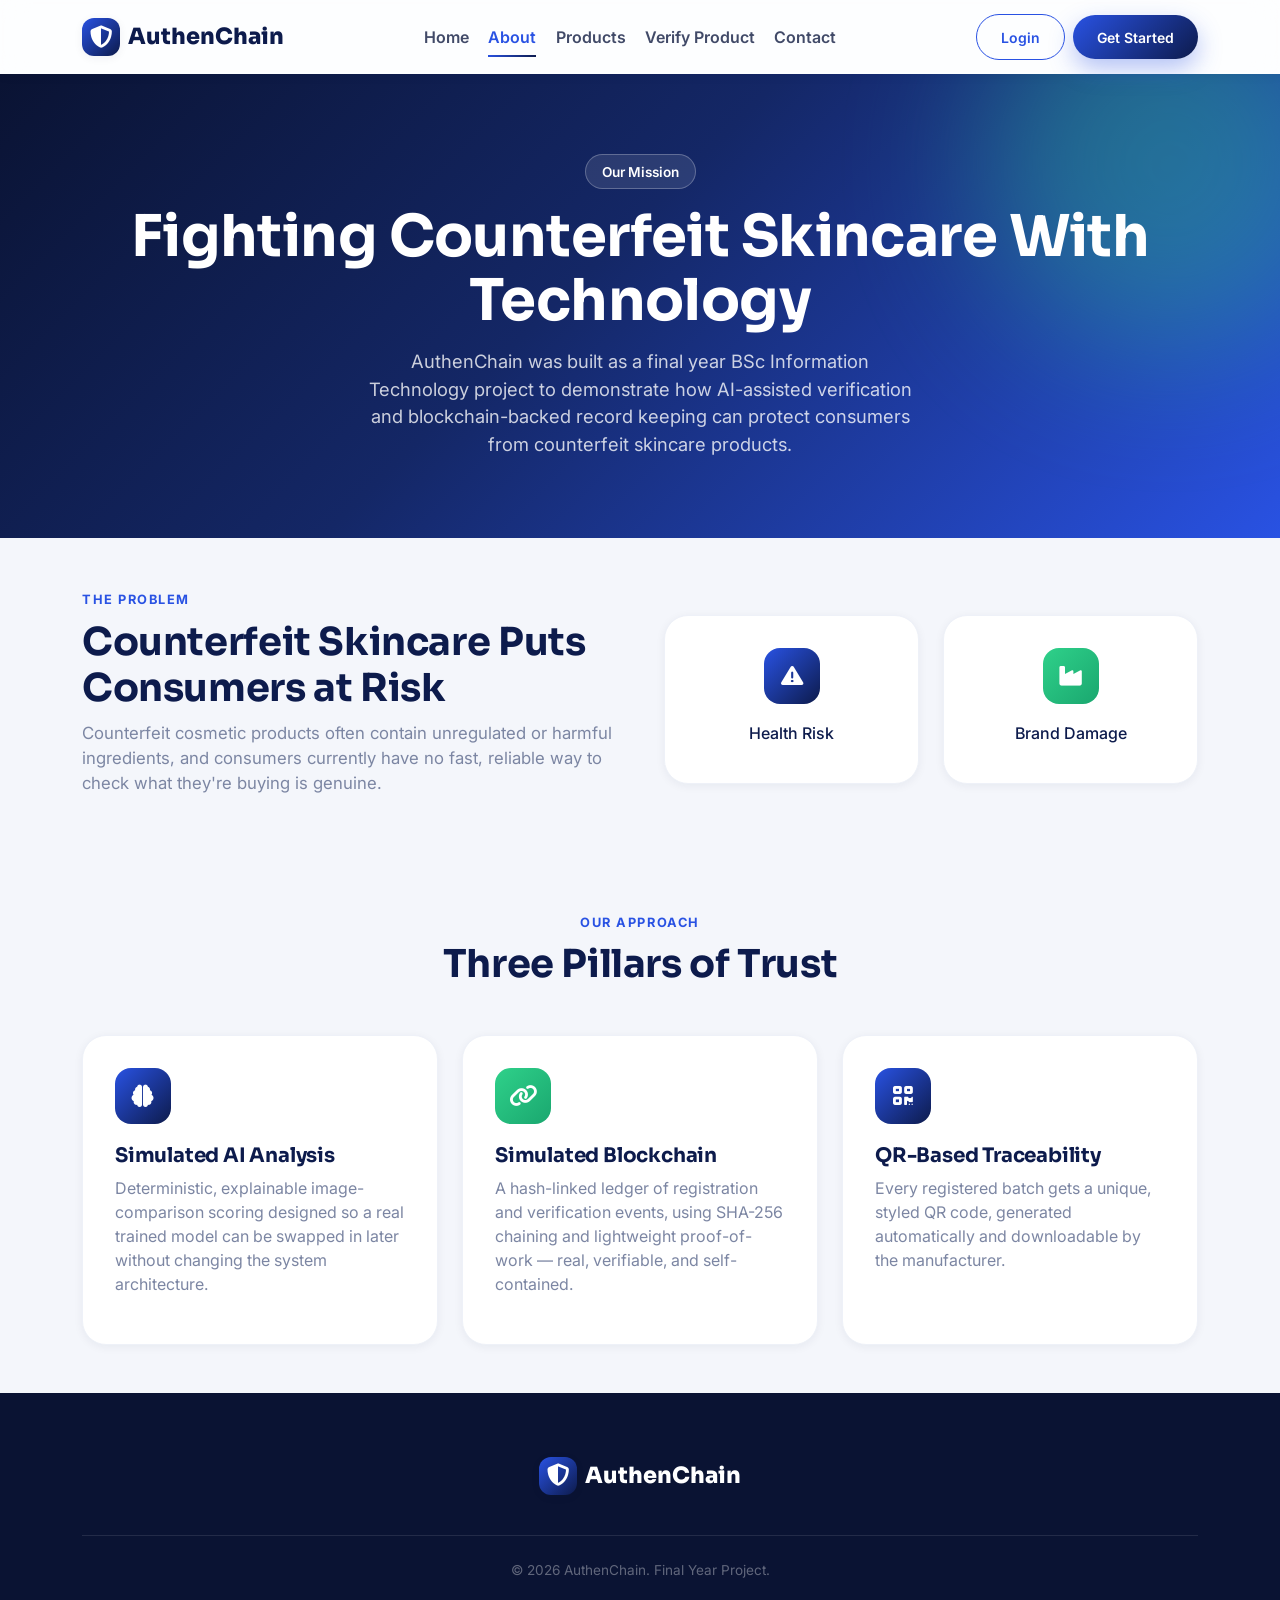
<file: frontend/about.html>
<!DOCTYPE html>
<html lang="en">
<head>
<meta charset="UTF-8">
<meta name="viewport" content="width=device-width, initial-scale=1.0">
<title>About — AuthenChain</title>
<link href="https://fonts.googleapis.com/css2?family=Sora:wght@600;700;800&family=Inter:wght@400;500;600;700&display=swap" rel="stylesheet">
<link href="https://cdnjs.cloudflare.com/ajax/libs/bootstrap/5.3.3/css/bootstrap.min.css" rel="stylesheet">
<link href="https://cdnjs.cloudflare.com/ajax/libs/font-awesome/6.5.2/css/all.min.css" rel="stylesheet">
<link href="css/style.css" rel="stylesheet">
<link href="css/animations.css" rel="stylesheet">
<link href="css/responsive.css" rel="stylesheet">
</head>
<body>

<nav class="navbar navbar-expand-lg navbar-glass">
  <div class="container">
    <a class="brand-logo" href="index.html"><span class="icon-badge"><i class="fa-solid fa-shield-halved"></i></span>AuthenChain</a>
    <button class="navbar-toggler border-0" type="button" data-bs-toggle="collapse" data-bs-target="#navMain"><i class="fa-solid fa-bars"></i></button>
    <div class="collapse navbar-collapse" id="navMain">
      <ul class="navbar-nav mx-auto">
        <li class="nav-item"><a class="nav-link nav-link-custom" href="index.html">Home</a></li>
        <li class="nav-item"><a class="nav-link nav-link-custom active" href="about.html">About</a></li>
        <li class="nav-item"><a class="nav-link nav-link-custom" href="products.html">Products</a></li>
        <li class="nav-item"><a class="nav-link nav-link-custom" href="verify.html">Verify Product</a></li>
        <li class="nav-item"><a class="nav-link nav-link-custom" href="contact.html">Contact</a></li>
      </ul>
      <div class="d-flex align-items-center" id="navAuthArea"></div>
    </div>
  </div>
</nav>

<section class="hero-section" style="padding:5rem 0 4rem;">
  <div class="blob blob-1"></div>
  <div class="container position-relative text-center">
    <span class="hero-badge">Our Mission</span>
    <h1 class="hero-title mt-3">Fighting Counterfeit Skincare With Technology</h1>
    <p class="hero-sub mx-auto mt-3">AuthenChain was built as a final year BSc Information Technology project to demonstrate how AI-assisted verification and blockchain-backed record keeping can protect consumers from counterfeit skincare products.</p>
  </div>
</section>

<section class="py-5" style="padding-top:5rem;">
  <div class="container">
    <div class="row g-5 align-items-center">
      <div class="col-lg-6">
        <span class="section-eyebrow">The Problem</span>
        <h2 class="section-title">Counterfeit Skincare Puts Consumers at Risk</h2>
        <p class="section-sub">Counterfeit cosmetic products often contain unregulated or harmful ingredients, and consumers currently have no fast, reliable way to check what they're buying is genuine.</p>
      </div>
      <div class="col-lg-6">
        <div class="row g-4">
          <div class="col-6">
            <div class="feature-card text-center">
              <div class="feature-icon mx-auto"><i class="fa-solid fa-triangle-exclamation"></i></div>
              <h6 class="mt-2">Health Risk</h6>
            </div>
          </div>
          <div class="col-6">
            <div class="feature-card text-center">
              <div class="feature-icon green mx-auto"><i class="fa-solid fa-industry"></i></div>
              <h6 class="mt-2">Brand Damage</h6>
            </div>
          </div>
        </div>
      </div>
    </div>
  </div>
</section>

<section class="py-5 bg-light-gray" style="padding-top:5rem;padding-bottom:5rem;">
  <div class="container">
    <div class="text-center mb-5">
      <span class="section-eyebrow">Our Approach</span>
      <h2 class="section-title">Three Pillars of Trust</h2>
    </div>
    <div class="row g-4">
      <div class="col-md-4">
        <div class="feature-card h-100">
          <div class="feature-icon"><i class="fa-solid fa-brain"></i></div>
          <h5>Simulated AI Analysis</h5>
          <p class="text-muted-soft">Deterministic, explainable image-comparison scoring designed so a real trained model can be swapped in later without changing the system architecture.</p>
        </div>
      </div>
      <div class="col-md-4">
        <div class="feature-card h-100">
          <div class="feature-icon green"><i class="fa-solid fa-link"></i></div>
          <h5>Simulated Blockchain</h5>
          <p class="text-muted-soft">A hash-linked ledger of registration and verification events, using SHA-256 chaining and lightweight proof-of-work — real, verifiable, and self-contained.</p>
        </div>
      </div>
      <div class="col-md-4">
        <div class="feature-card h-100">
          <div class="feature-icon"><i class="fa-solid fa-qrcode"></i></div>
          <h5>QR-Based Traceability</h5>
          <p class="text-muted-soft">Every registered batch gets a unique, styled QR code, generated automatically and downloadable by the manufacturer.</p>
        </div>
      </div>
    </div>
  </div>
</section>

<footer class="site-footer">
  <div class="container text-center">
    <a class="brand-logo text-white mb-3 d-inline-flex justify-content-center" href="index.html"><span class="icon-badge"><i class="fa-solid fa-shield-halved"></i></span> AuthenChain</a>
    <div class="divider-glow my-4" style="background:rgba(255,255,255,0.1);"></div>
    <div style="opacity:0.5;font-size:0.85rem;">&copy; 2026 AuthenChain. Final Year Project.</div>
  </div>
</footer>

<script src="https://cdnjs.cloudflare.com/ajax/libs/bootstrap/5.3.3/js/bootstrap.bundle.min.js"></script>
<script src="js/app.js"></script>
</body>
</html>
</file>
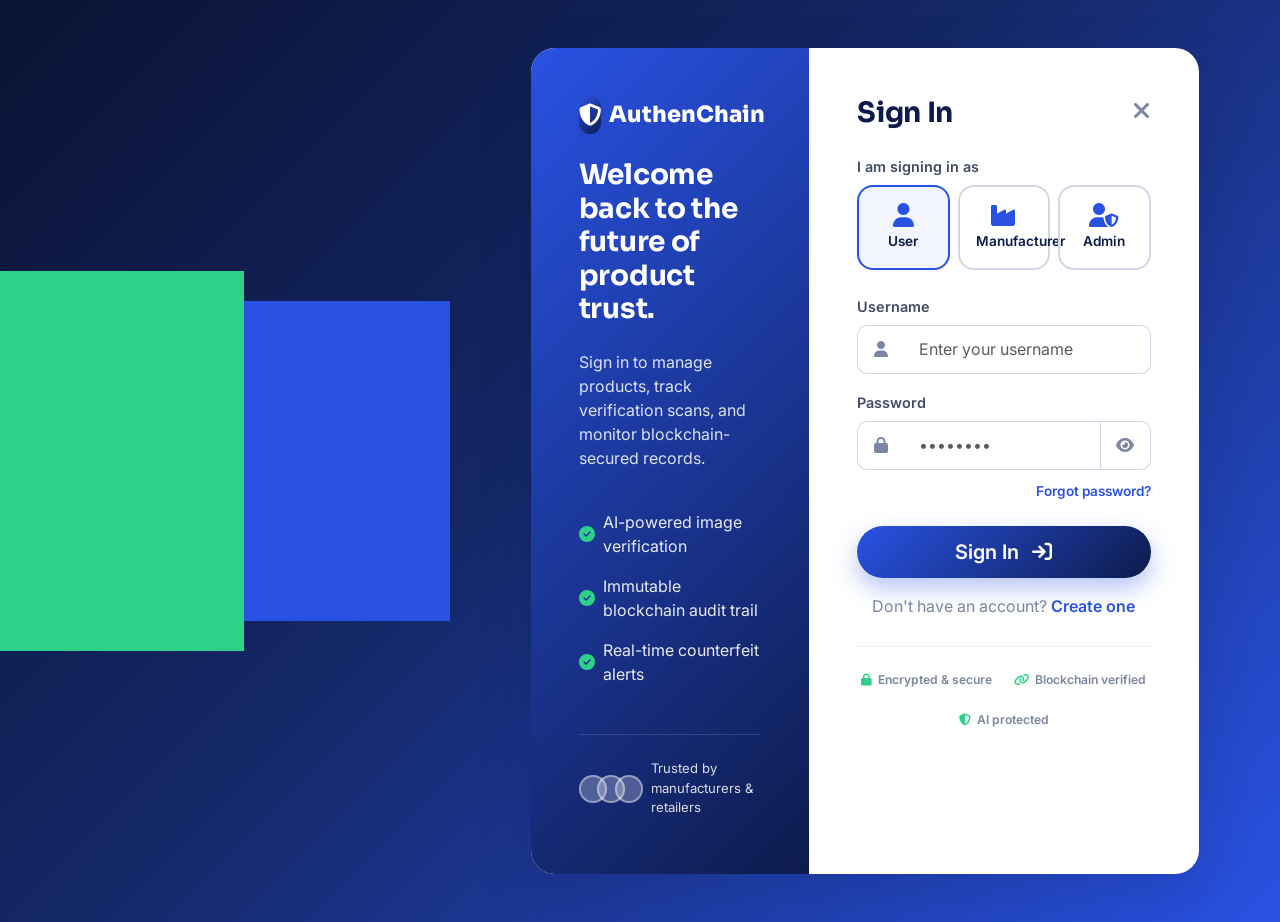
<file: frontend/consumer-dashboard.html>
<!DOCTYPE html>
<html lang="en">
<head>
<meta charset="UTF-8">
<meta name="viewport" content="width=device-width, initial-scale=1.0">
<title>My Dashboard — AuthenChain</title>
<link href="https://fonts.googleapis.com/css2?family=Sora:wght@600;700;800&family=Inter:wght@400;500;600;700&display=swap" rel="stylesheet">
<link href="https://cdnjs.cloudflare.com/ajax/libs/bootstrap/5.3.3/css/bootstrap.min.css" rel="stylesheet">
<link href="https://cdnjs.cloudflare.com/ajax/libs/font-awesome/6.5.2/css/all.min.css" rel="stylesheet">
<link href="css/style.css" rel="stylesheet">
<link href="css/dashboard.css" rel="stylesheet">
<link href="css/animations.css" rel="stylesheet">
<link href="css/responsive.css" rel="stylesheet">
</head>
<body>

<div class="dash-layout">

  <aside class="dash-sidebar" id="dashSidebar">
    <a class="brand-logo" href="index.html"><span class="icon-badge"><i class="fa-solid fa-shield-halved"></i></span>AuthenChain</a>
    <nav class="sidebar-nav">
      <div class="sidebar-section-label">Main</div>
      <a class="sidebar-link" href="consumer-dashboard.html"><i class="fa-solid fa-gauge-high"></i>Overview</a>
      <a class="sidebar-link" href="verify.html"><i class="fa-solid fa-qrcode"></i>Verify a Product</a>
      <div class="sidebar-section-label">Account</div>
      <a class="sidebar-link" href="profile.html"><i class="fa-solid fa-user"></i>Profile</a>
    </nav>
    <div class="sidebar-footer">
      <div class="d-flex align-items-center gap-2 mb-3 px-1">
        <div id="sidebarUserAvatar" style="width:38px;height:38px;border-radius:10px;background:var(--grad-green);display:flex;align-items:center;justify-content:center;font-weight:700;">C</div>
        <div>
          <div id="sidebarUserName" style="font-size:0.88rem;font-weight:700;">User</div>
          <div id="sidebarUserRole" style="font-size:0.75rem;opacity:0.6;">User</div>
        </div>
      </div>
      <a href="#" class="sidebar-link logout-btn"><i class="fa-solid fa-right-from-bracket"></i>Logout</a>
    </div>
  </aside>
  <div class="sidebar-overlay" id="sidebarOverlay"></div>

  <main class="dash-main">
    <header class="dash-topbar">
      <div class="d-flex align-items-center gap-3">
        <button class="btn sidebar-toggle-btn" id="sidebarToggle"><i class="fa-solid fa-bars"></i></button>
        <div>
          <h5 class="mb-0">My Verification Activity</h5>
          <small class="text-muted-soft">Track every product you've checked with AuthenChain</small>
        </div>
      </div>
      <div class="d-flex align-items-center gap-3">
        <div class="dropdown">
          <div class="notif-bell" id="notifBell" data-bs-toggle="dropdown">
            <i class="fa-solid fa-bell fs-5 text-muted-soft"></i>
            <span class="notif-dot" id="notifDot" style="display:none;"></span>
          </div>
          <div class="dropdown-menu dropdown-menu-end shadow-lg border-0" style="width:320px;border-radius:16px;" id="notifList"></div>
        </div>
        <a href="verify.html" class="btn btn-primary-gradient btn-sm"><i class="fa-solid fa-qrcode me-1"></i>Verify a Product</a>
      </div>
    </header>

    <div class="dash-content">

      <div class="row g-3 mb-4" id="consumerStatsGrid">
        <div class="col-12 text-center py-4"><div class="spinner-border text-royal"></div></div>
      </div>

      <div class="glass-card p-4 mb-4" style="background:var(--grad-hero);color:white;">
        <div class="row align-items-center g-3">
          <div class="col-md-8">
            <h4 class="text-white mb-2"><i class="fa-solid fa-shield-halved text-green me-2"></i>Stay protected</h4>
            <p class="mb-0" style="opacity:0.85;">Always verify new skincare products before use. Scanning takes seconds and helps you avoid counterfeit ingredients that could harm your skin.</p>
          </div>
          <div class="col-md-4 text-md-end">
            <a href="verify.html" class="btn btn-green-gradient btn-lg">Verify Now <i class="fa-solid fa-arrow-right ms-2"></i></a>
          </div>
        </div>
      </div>

      <div class="panel mb-4" id="favorites">
        <div class="panel-title mb-3"><i class="fa-solid fa-heart me-2 text-royal"></i>My Favorites</div>
        <div class="row g-4" id="favoritesGrid">
          <div class="col-12 text-center py-3"><div class="spinner-border text-royal"></div></div>
        </div>
      </div>

      <div class="panel">
        <div class="panel-title mb-3">Verification History</div>
        <div class="table-responsive">
          <table class="table-modern w-100">
            <thead><tr><th>Product</th><th>Method</th><th>Result</th><th>Risk</th><th>Confidence</th><th>Date</th></tr></thead>
            <tbody id="consumerHistoryBody"><tr><td colspan="6" class="text-center py-4"><div class="spinner-border text-royal"></div></td></tr></tbody>
          </table>
        </div>
      </div>

    </div>
  </main>
</div>

<script src="https://cdnjs.cloudflare.com/ajax/libs/bootstrap/5.3.3/js/bootstrap.bundle.min.js"></script>
<script src="js/app.js"></script>
<script src="js/dashboard.js"></script>
<script>
  document.addEventListener('DOMContentLoaded', () => { Auth.requireRole(['consumer']); });
</script>
</body>
</html>
</file>
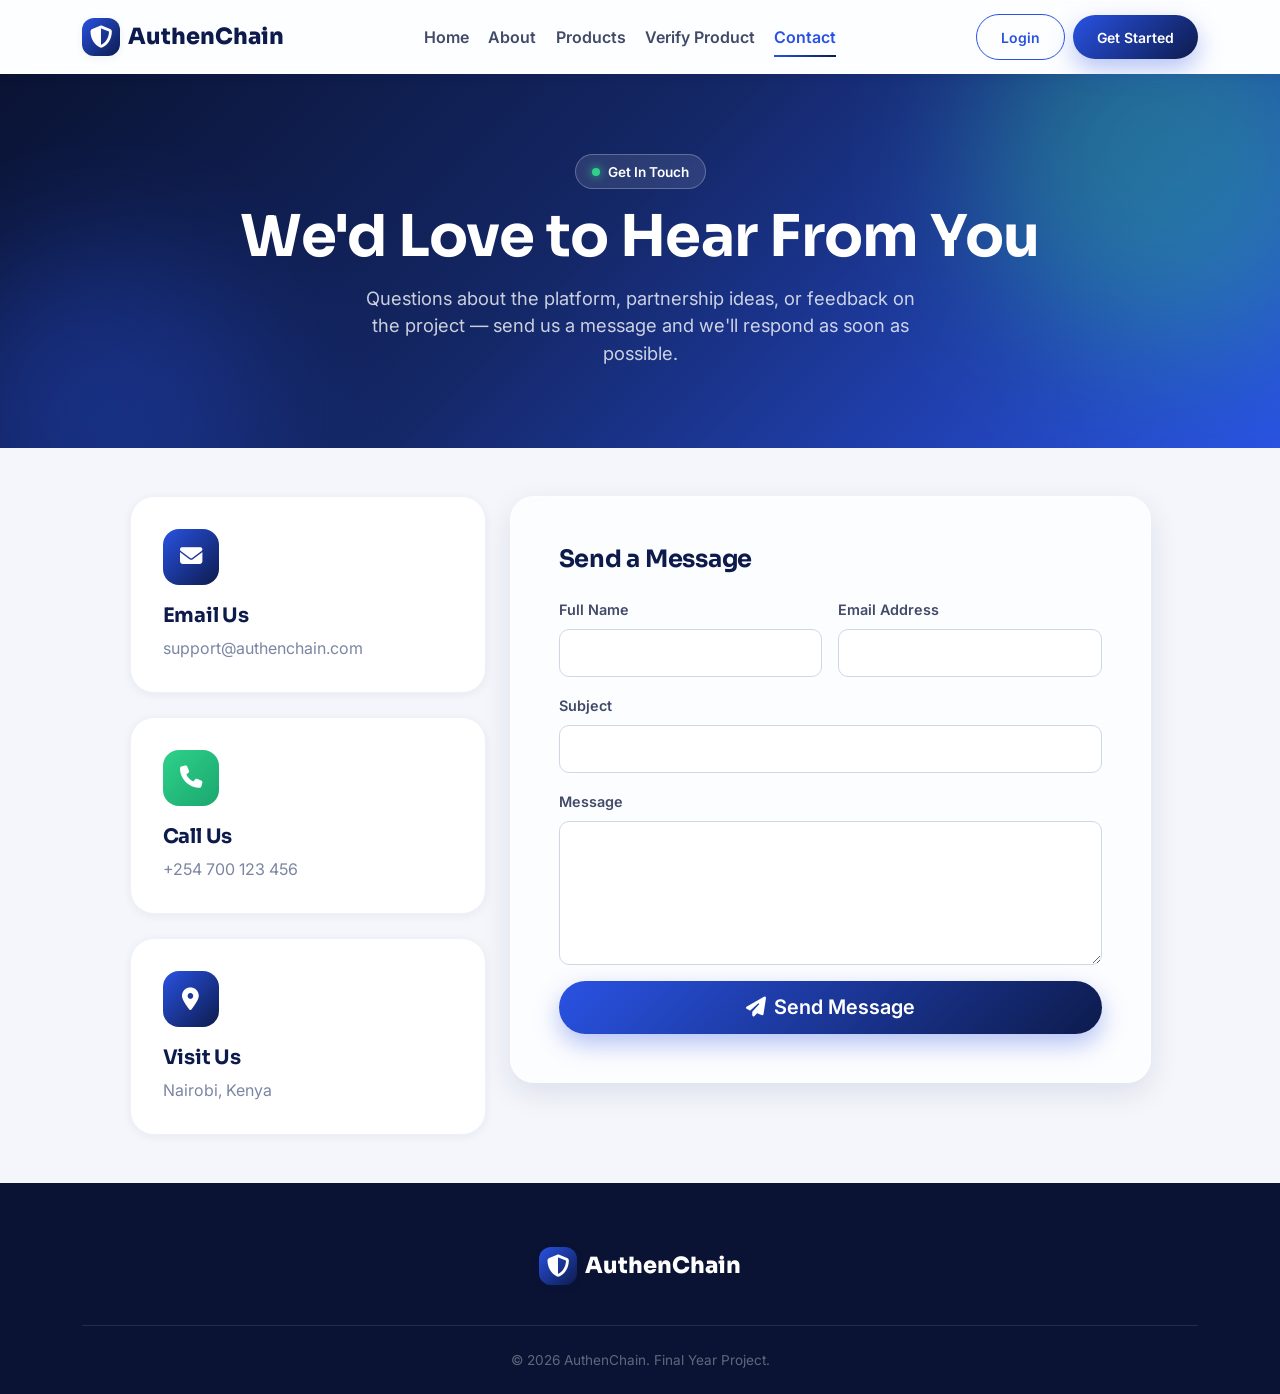
<file: frontend/contact.html>
<!DOCTYPE html>
<html lang="en">
<head>
<meta charset="UTF-8">
<meta name="viewport" content="width=device-width, initial-scale=1.0">
<title>Contact — AuthenChain</title>
<link href="https://fonts.googleapis.com/css2?family=Sora:wght@600;700;800&family=Inter:wght@400;500;600;700&display=swap" rel="stylesheet">
<link href="https://cdnjs.cloudflare.com/ajax/libs/bootstrap/5.3.3/css/bootstrap.min.css" rel="stylesheet">
<link href="https://cdnjs.cloudflare.com/ajax/libs/font-awesome/6.5.2/css/all.min.css" rel="stylesheet">
<link href="css/style.css" rel="stylesheet">
<link href="css/animations.css" rel="stylesheet">
<link href="css/responsive.css" rel="stylesheet">
</head>
<body>

<nav class="navbar navbar-expand-lg navbar-glass">
  <div class="container">
    <a class="brand-logo" href="index.html"><span class="icon-badge"><i class="fa-solid fa-shield-halved"></i></span>AuthenChain</a>
    <button class="navbar-toggler border-0" type="button" data-bs-toggle="collapse" data-bs-target="#navMain"><i class="fa-solid fa-bars"></i></button>
    <div class="collapse navbar-collapse" id="navMain">
      <ul class="navbar-nav mx-auto">
        <li class="nav-item"><a class="nav-link nav-link-custom" href="index.html">Home</a></li>
        <li class="nav-item"><a class="nav-link nav-link-custom" href="about.html">About</a></li>
        <li class="nav-item"><a class="nav-link nav-link-custom" href="products.html">Products</a></li>
        <li class="nav-item"><a class="nav-link nav-link-custom" href="verify.html">Verify Product</a></li>
        <li class="nav-item"><a class="nav-link nav-link-custom active" href="contact.html">Contact</a></li>
      </ul>
      <div class="d-flex align-items-center" id="navAuthArea"></div>
    </div>
  </div>
</nav>

<section class="hero-section" style="padding:5rem 0 4rem;">
  <div class="blob blob-1"></div>
  <div class="blob blob-2"></div>
  <div class="container position-relative text-center">
    <span class="hero-badge"><span class="dot pulse-dot"></span> Get In Touch</span>
    <h1 class="hero-title mt-3">We'd Love to Hear From You</h1>
    <p class="hero-sub mx-auto mt-3">Questions about the platform, partnership ideas, or feedback on the project — send us a message and we'll respond as soon as possible.</p>
  </div>
</section>

<section class="py-5" style="padding-top:5rem;padding-bottom:5rem;">
  <div class="container">
    <div class="row g-4 justify-content-center">
      <div class="col-lg-4">
        <div class="d-flex flex-column gap-4">
          <div class="feature-card reveal-on-scroll">
            <div class="feature-icon"><i class="fa-solid fa-envelope"></i></div>
            <h5>Email Us</h5>
            <p class="text-muted-soft mb-0">support@authenchain.com</p>
          </div>
          <div class="feature-card reveal-on-scroll">
            <div class="feature-icon green"><i class="fa-solid fa-phone"></i></div>
            <h5>Call Us</h5>
            <p class="text-muted-soft mb-0">+254 700 123 456</p>
          </div>
          <div class="feature-card reveal-on-scroll">
            <div class="feature-icon"><i class="fa-solid fa-location-dot"></i></div>
            <h5>Visit Us</h5>
            <p class="text-muted-soft mb-0">Nairobi, Kenya</p>
          </div>
        </div>
      </div>
      <div class="col-lg-7">
        <div class="glass-card p-4 p-lg-5 reveal-on-scroll">
          <h4 class="mb-4">Send a Message</h4>
          <form id="contactForm">
            <div class="row g-3">
              <div class="col-md-6">
                <label class="form-label">Full Name</label>
                <input type="text" class="form-control" id="contactName" required>
              </div>
              <div class="col-md-6">
                <label class="form-label">Email Address</label>
                <input type="email" class="form-control" id="contactEmail" required>
              </div>
              <div class="col-12">
                <label class="form-label">Subject</label>
                <input type="text" class="form-control" id="contactSubject" required>
              </div>
              <div class="col-12">
                <label class="form-label">Message</label>
                <textarea class="form-control" id="contactMessage" rows="5" required></textarea>
              </div>
              <div class="col-12">
                <button type="submit" class="btn btn-primary-gradient btn-lg w-100"><i class="fa-solid fa-paper-plane me-2"></i>Send Message</button>
              </div>
            </div>
          </form>
          <div id="contactResult"></div>
        </div>
      </div>
    </div>
  </div>
</section>

<footer class="site-footer">
  <div class="container text-center">
    <a class="brand-logo text-white mb-3 d-inline-flex justify-content-center" href="index.html"><span class="icon-badge"><i class="fa-solid fa-shield-halved"></i></span> AuthenChain</a>
    <div class="divider-glow my-4" style="background:rgba(255,255,255,0.1);"></div>
    <div style="opacity:0.5;font-size:0.85rem;">&copy; 2026 AuthenChain. Final Year Project.</div>
  </div>
</footer>

<script src="https://cdnjs.cloudflare.com/ajax/libs/bootstrap/5.3.3/js/bootstrap.bundle.min.js"></script>
<script src="js/app.js"></script>
<script>
  document.getElementById('contactForm').addEventListener('submit', function (e) {
    e.preventDefault();
    document.getElementById('contactResult').innerHTML =
      '<div class="alert alert-success mt-3"><i class="fa-solid fa-circle-check me-2"></i>Thank you! Your message has been received. This is a demo form for the final year project — no email is actually sent.</div>';
    this.reset();
    showToast('Message sent successfully!', 'success');
  });
</script>
</body>
</html>
</file>
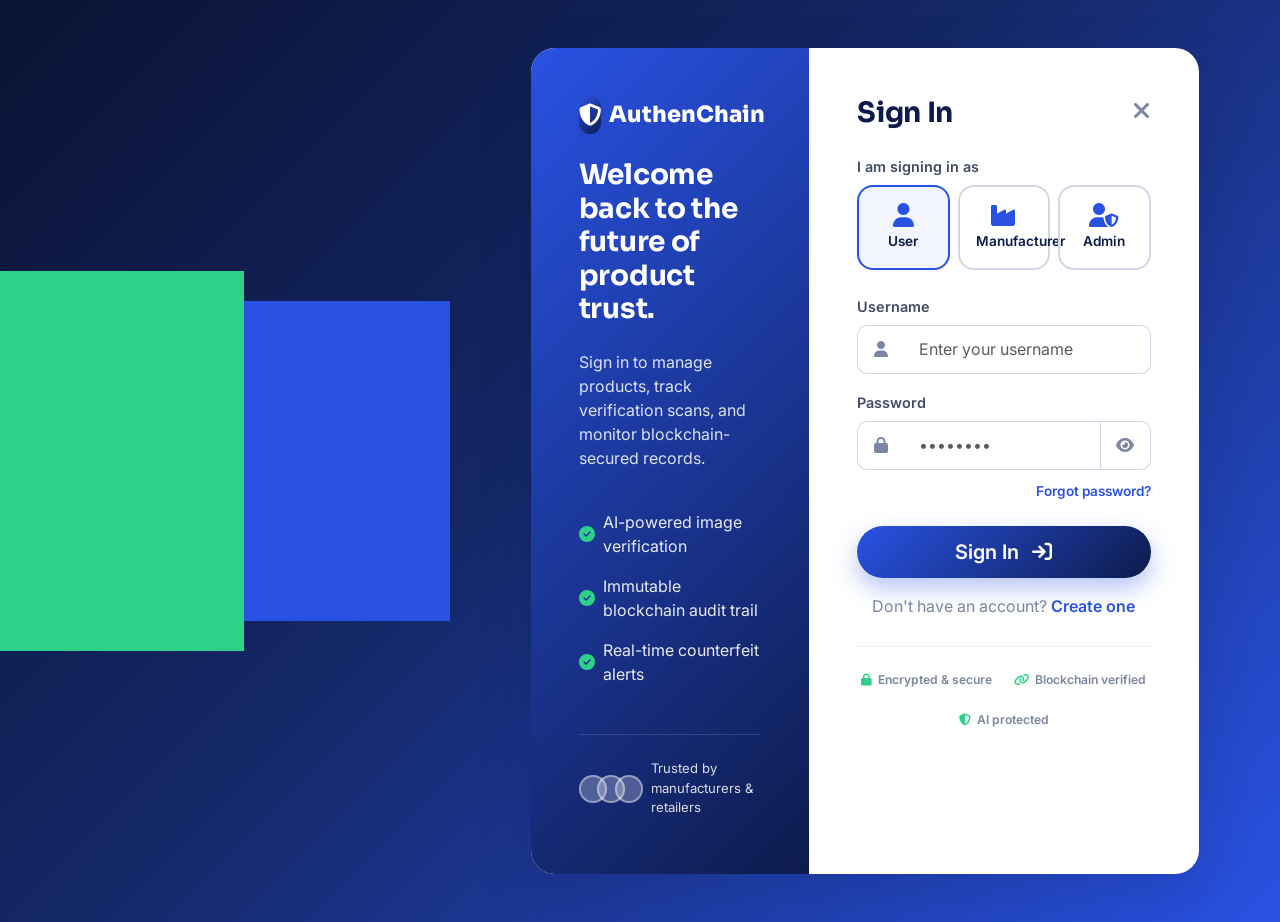
<file: frontend/login.html>
<!DOCTYPE html>
<html lang="en">
<head>
<meta charset="UTF-8">
<meta name="viewport" content="width=device-width, initial-scale=1.0">
<title>Login — AuthenChain</title>
<link href="https://fonts.googleapis.com/css2?family=Sora:wght@600;700;800&family=Inter:wght@400;500;600;700&display=swap" rel="stylesheet">
<link href="https://cdnjs.cloudflare.com/ajax/libs/bootstrap/5.3.3/css/bootstrap.min.css" rel="stylesheet">
<link href="https://cdnjs.cloudflare.com/ajax/libs/font-awesome/6.5.2/css/all.min.css" rel="stylesheet">
<link href="css/style.css" rel="stylesheet">
<link href="css/animations.css" rel="stylesheet">
<link href="css/responsive.css" rel="stylesheet">
</head>
<body>

<div class="auth-wrapper">
  <div class="blob blob-1"></div>
  <div class="blob blob-2"></div>
  <div class="container position-relative py-5">
    <div class="row justify-content-center">
      <div class="col-lg-10">
        <div class="auth-card row g-0 animate-fade-up">
          <div class="col-lg-5 d-none d-lg-flex auth-side">
            <a class="brand-logo text-white mb-4 d-inline-flex" href="index.html"><span class="icon-badge"><i class="fa-solid fa-shield-halved"></i></span>AuthenChain</a>
            <h3 class="text-white">Welcome back to the future of product trust.</h3>
            <p class="mt-3" style="opacity:0.85;">Sign in to manage products, track verification scans, and monitor blockchain-secured records.</p>
            <div class="mt-4 d-flex flex-column gap-3">
              <div class="d-flex align-items-center gap-2"><i class="fa-solid fa-circle-check text-green"></i><span style="opacity:0.9;">AI-powered image verification</span></div>
              <div class="d-flex align-items-center gap-2"><i class="fa-solid fa-circle-check text-green"></i><span style="opacity:0.9;">Immutable blockchain audit trail</span></div>
              <div class="d-flex align-items-center gap-2"><i class="fa-solid fa-circle-check text-green"></i><span style="opacity:0.9;">Real-time counterfeit alerts</span></div>
            </div>
            <div class="mt-5 pt-4" style="border-top:1px solid rgba(255,255,255,0.15);">
              <div class="d-flex align-items-center gap-2 mb-2">
                <div class="d-flex">
                  <div style="width:28px;height:28px;border-radius:50%;background:rgba(255,255,255,0.25);border:2px solid rgba(255,255,255,0.4);"></div>
                  <div style="width:28px;height:28px;border-radius:50%;background:rgba(255,255,255,0.25);border:2px solid rgba(255,255,255,0.4);margin-left:-10px;"></div>
                  <div style="width:28px;height:28px;border-radius:50%;background:rgba(255,255,255,0.25);border:2px solid rgba(255,255,255,0.4);margin-left:-10px;"></div>
                </div>
                <span style="font-size:0.82rem;opacity:0.85;">Trusted by manufacturers &amp; retailers</span>
              </div>
            </div>
          </div>
          <div class="col-lg-7">
            <div class="p-4 p-lg-5">
              <div class="d-flex justify-content-between align-items-center mb-4">
                <h3 class="mb-0">Sign In</h3>
                <a href="index.html" class="text-muted-soft"><i class="fa-solid fa-xmark fs-4"></i></a>
              </div>

              <label class="form-label">I am signing in as</label>
              <div class="row g-2 mb-4">
                <div class="col-4">
                  <div class="role-select-card active" data-role="consumer">
                    <i class="fa-solid fa-user fs-4 text-royal mb-1"></i>
                    <div style="font-size:0.85rem;font-weight:600;">User</div>
                  </div>
                </div>
                <div class="col-4">
                  <div class="role-select-card" data-role="manufacturer">
                    <i class="fa-solid fa-industry fs-4 text-royal mb-1"></i>
                    <div style="font-size:0.85rem;font-weight:600;">Manufacturer</div>
                  </div>
                </div>
                <div class="col-4">
                  <div class="role-select-card" data-role="admin">
                    <i class="fa-solid fa-user-shield fs-4 text-royal mb-1"></i>
                    <div style="font-size:0.85rem;font-weight:600;">Admin</div>
                  </div>
                </div>
              </div>

              <form id="loginForm">
                <input type="hidden" id="loginRole" value="consumer">
                <div class="mb-3">
                  <label class="form-label">Username</label>
                  <div class="input-group">
                    <span class="input-group-icon"><i class="fa-solid fa-user"></i></span>
                    <input type="text" class="form-control" id="loginEmail" required placeholder="Enter your username" autocomplete="username">
                  </div>
                </div>
                <div class="mb-2">
                  <label class="form-label">Password</label>
                  <div class="input-group">
                    <span class="input-group-icon"><i class="fa-solid fa-lock"></i></span>
                    <input type="password" class="form-control" id="loginPassword" required placeholder="••••••••" autocomplete="current-password">
                    <button type="button" class="password-toggle-btn" id="togglePasswordBtn" tabindex="-1"><i class="fa-solid fa-eye"></i></button>
                  </div>
                </div>
                <div class="text-end mb-4">
                  <a href="#" data-bs-toggle="modal" data-bs-target="#forgotModal" class="text-royal fw-semibold" style="font-size:0.85rem;">Forgot password?</a>
                </div>
                <button type="submit" class="btn btn-primary-gradient btn-lg w-100 mb-3">Sign In <i class="fa-solid fa-arrow-right-to-bracket ms-2"></i></button>
                <p class="text-center text-muted-soft mb-0">Don't have an account? <a href="register.html" class="text-royal fw-semibold">Create one</a></p>
              </form>

              <div class="auth-trust-row">
                <span><i class="fa-solid fa-lock"></i> Encrypted &amp; secure</span>
                <span><i class="fa-solid fa-link"></i> Blockchain verified</span>
                <span><i class="fa-solid fa-shield-halved"></i> AI protected</span>
              </div>

            </div>
          </div>
        </div>
      </div>
    </div>
  </div>
</div>

<!-- Forgot Password Modal -->
<div class="modal fade" id="forgotModal" tabindex="-1">
  <div class="modal-dialog modal-dialog-centered">
    <div class="modal-content" style="border-radius:20px;border:none;">
      <div class="modal-header border-0">
        <h5 class="modal-title">Reset Your Password</h5>
        <button type="button" class="btn-close" data-bs-dismiss="modal"></button>
      </div>
      <div class="modal-body">
        <p class="text-muted-soft">Enter your account email and we'll generate a reset token for you.</p>
        <form id="forgotForm">
          <div class="mb-3">
            <label class="form-label">Email Address</label>
            <input type="email" class="form-control" id="forgotEmail" required>
          </div>
          <button type="submit" class="btn btn-primary-gradient w-100">Generate Reset Token</button>
        </form>
        <div id="forgotResult"></div>
      </div>
    </div>
  </div>
</div>

<script src="https://cdnjs.cloudflare.com/ajax/libs/bootstrap/5.3.3/js/bootstrap.bundle.min.js"></script>
<script src="js/app.js"></script>
<script src="js/auth.js"></script>
<script>
  document.getElementById("togglePasswordBtn")?.addEventListener("click", function () {
    const input = document.getElementById("loginPassword");
    const icon = this.querySelector("i");
    if (input.type === "password") {
      input.type = "text";
      icon.classList.replace("fa-eye", "fa-eye-slash");
    } else {
      input.type = "password";
      icon.classList.replace("fa-eye-slash", "fa-eye");
    }
  });
</script>
</body>
</html>
</file>
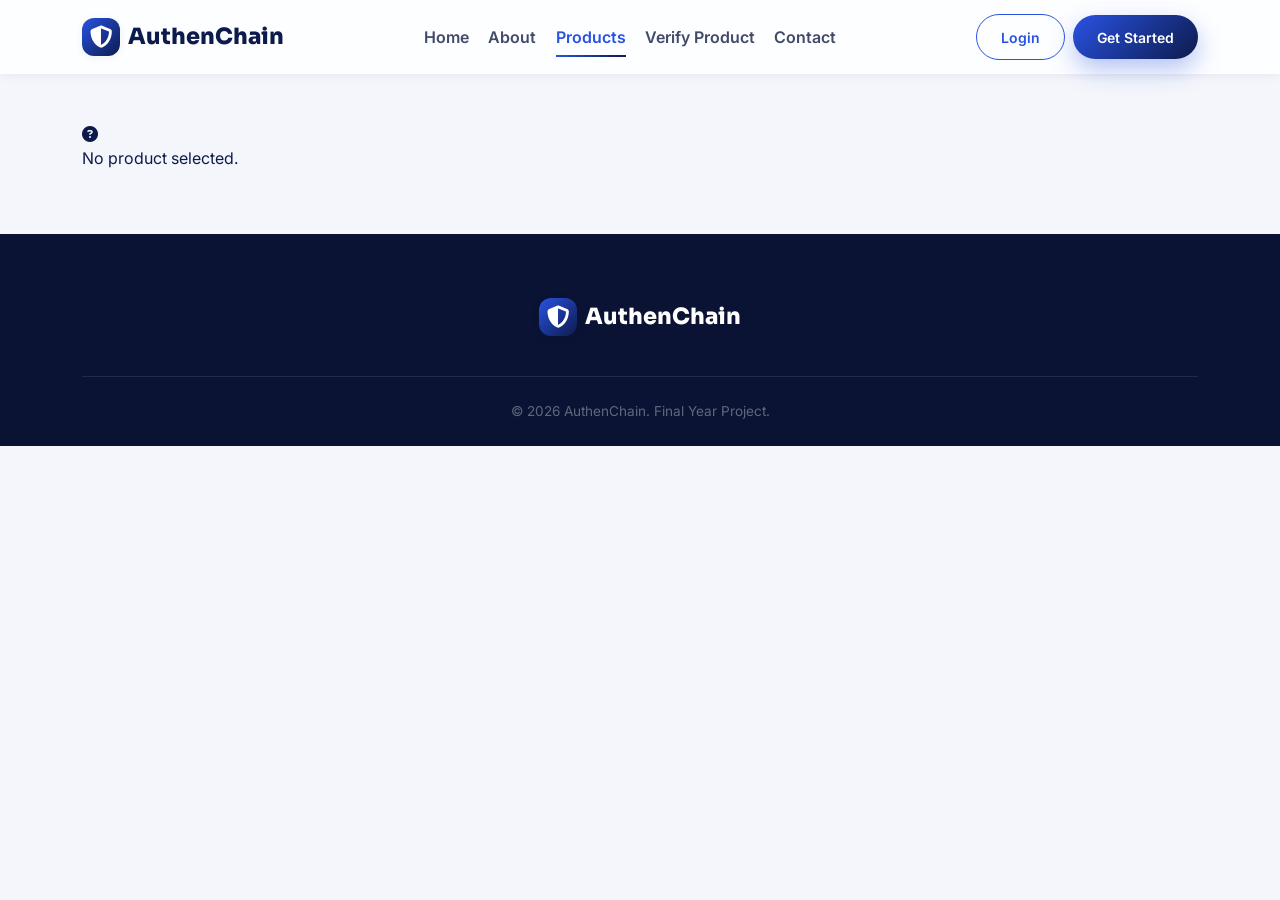
<file: frontend/product-details.html>
<!DOCTYPE html>
<html lang="en">
<head>
<meta charset="UTF-8">
<meta name="viewport" content="width=device-width, initial-scale=1.0">
<title>Product Details — AuthenChain</title>
<link href="https://fonts.googleapis.com/css2?family=Sora:wght@600;700;800&family=Inter:wght@400;500;600;700&display=swap" rel="stylesheet">
<link href="https://cdnjs.cloudflare.com/ajax/libs/bootstrap/5.3.3/css/bootstrap.min.css" rel="stylesheet">
<link href="https://cdnjs.cloudflare.com/ajax/libs/font-awesome/6.5.2/css/all.min.css" rel="stylesheet">
<link href="css/style.css" rel="stylesheet">
<link href="css/animations.css" rel="stylesheet">
<link href="css/responsive.css" rel="stylesheet">
</head>
<body>

<nav class="navbar navbar-expand-lg navbar-glass">
  <div class="container">
    <a class="brand-logo" href="index.html"><span class="icon-badge"><i class="fa-solid fa-shield-halved"></i></span>AuthenChain</a>
    <button class="navbar-toggler border-0" type="button" data-bs-toggle="collapse" data-bs-target="#navMain"><i class="fa-solid fa-bars"></i></button>
    <div class="collapse navbar-collapse" id="navMain">
      <ul class="navbar-nav mx-auto">
        <li class="nav-item"><a class="nav-link nav-link-custom" href="index.html">Home</a></li>
        <li class="nav-item"><a class="nav-link nav-link-custom" href="about.html">About</a></li>
        <li class="nav-item"><a class="nav-link nav-link-custom active" href="products.html">Products</a></li>
        <li class="nav-item"><a class="nav-link nav-link-custom" href="verify.html">Verify Product</a></li>
        <li class="nav-item"><a class="nav-link nav-link-custom" href="contact.html">Contact</a></li>
      </ul>
      <div class="d-flex align-items-center" id="navAuthArea"></div>
    </div>
  </div>
</nav>

<section class="py-5" style="padding-top:2.5rem;">
  <div class="container" id="pdContent">
    <div class="text-center py-5"><div class="spinner-border text-royal"></div></div>
  </div>
</section>

<footer class="site-footer">
  <div class="container text-center">
    <a class="brand-logo text-white mb-3 d-inline-flex justify-content-center" href="index.html"><span class="icon-badge"><i class="fa-solid fa-shield-halved"></i></span> AuthenChain</a>
    <div class="divider-glow my-4" style="background:rgba(255,255,255,0.1);"></div>
    <div style="opacity:0.5;font-size:0.85rem;">&copy; 2026 AuthenChain. Final Year Project.</div>
  </div>
</footer>

<script src="https://cdnjs.cloudflare.com/ajax/libs/bootstrap/5.3.3/js/bootstrap.bundle.min.js"></script>
<script src="js/app.js"></script>
<script>
function statusBadgePublic(status) {
  const map = { active: "badge-genuine", recalled: "badge-counterfeit", expired: "badge-suspicious" };
  const label = { active: "Active", recalled: "Recalled", expired: "Expired Stock" };
  return `<span class="badge-status ${map[status] || "badge-genuine"}">${label[status] || status}</span>`;
}

document.addEventListener("DOMContentLoaded", async () => {
  const params = new URLSearchParams(window.location.search);
  const id = params.get("id");
  const content = document.getElementById("pdContent");
  if (!id) { content.innerHTML = '<div class="empty-state"><i class="fa-solid fa-circle-question"></i><p>No product selected.</p></div>'; return; }

  try {
    const [productRes, relatedRes] = await Promise.all([
      apiRequest(`/products/${id}`),
      apiRequest(`/products/${id}/related`),
    ]);
    const p = productRes.product;
    const related = relatedRes.products || [];
    const gallery = [p.image_path, ...(p.gallery_images || [])].filter(Boolean);
    const user = Auth.getUser();
    const isOwner = user && user.role === "manufacturer" && user.id === p.manufacturer_id;
    const heartClass = p.is_favorited ? "fa-solid" : "fa-regular";
    const heartColor = p.is_favorited ? "#ef4460" : "#7c86a3";

    content.innerHTML = `
      <div class="row g-5">
        <div class="col-lg-5">
          <div class="rounded-xl overflow-hidden mb-3" style="background:var(--gray-100);">
            <img id="mainGalleryImage" src="/${gallery[0]}" class="img-fluid w-100" style="aspect-ratio:1/1;object-fit:cover;">
          </div>
          <div class="d-flex gap-2">
            ${gallery.map((g, i) => `
              <img src="/${g}" onclick="document.getElementById('mainGalleryImage').src='/${g}'"
                   style="width:70px;height:70px;object-fit:cover;border-radius:10px;cursor:pointer;border:2px solid ${i === 0 ? "var(--royal-blue)" : "transparent"};">`).join("")}
          </div>
        </div>

        <div class="col-lg-7">
          <div class="d-flex justify-content-between align-items-start mb-2">
            <div>
              <div class="text-royal fw-bold" style="font-size:0.85rem;letter-spacing:0.06em;text-transform:uppercase;">${p.brand}</div>
              <h1 style="font-size:2rem;">${p.product_name}</h1>
            </div>
            <button class="btn" onclick="toggleFavoriteFromCard(event, ${p.id}, this)" style="border:1px solid var(--gray-200);border-radius:50%;width:48px;height:48px;">
              <i class="${heartClass} fa-heart" style="color:${heartColor};"></i>
            </button>
          </div>

          <div class="d-flex align-items-center gap-3 mb-3 flex-wrap">
            ${statusBadgePublic(p.status)}
            <span class="badge-status badge-genuine"><i class="fa-solid fa-link"></i> Blockchain Registered</span>
            <span class="text-muted-soft"><i class="fa-solid fa-qrcode me-1"></i>${p.scan_count} verifications</span>
          </div>

          <div class="mb-3">
            <div class="fs-3 fw-bold text-royal d-inline-block me-2">$${(p.price || 0).toFixed(2)}</div>
            <span class="text-muted-soft" style="font-size:0.78rem;">estimated retail price — for reference only, not sold directly through AuthenChain</span>
          </div>
          <p class="text-muted-soft mb-4">${p.description || ""}</p>

          <div class="row g-3 mb-4">
            <div class="col-6"><small class="text-muted-soft">Batch Number</small><div class="fw-bold">${p.batch_number}</div></div>
            <div class="col-6"><small class="text-muted-soft">Category</small><div class="fw-bold">${p.category}</div></div>
            <div class="col-6"><small class="text-muted-soft">Skin Type</small><div class="fw-bold">${p.skin_type || "All Skin Types"}</div></div>
            <div class="col-6"><small class="text-muted-soft">Country of Origin</small><div class="fw-bold">${p.country_of_origin || "—"}</div></div>
            <div class="col-6"><small class="text-muted-soft">Manufacturing Date</small><div class="fw-bold">${fmtDatePublic(p.manufacturing_date)}</div></div>
            <div class="col-6"><small class="text-muted-soft">Expiry Date</small><div class="fw-bold">${fmtDatePublic(p.expiry_date)}</div></div>
          </div>

          <div class="d-flex gap-3">
            <a href="verify.html" class="btn btn-primary-gradient btn-lg flex-grow-1"><i class="fa-solid fa-qrcode me-2"></i>Verify This Product</a>
            ${p.qr_code_path ? `<a href="/${p.qr_code_path}" download class="btn btn-outline-royal btn-lg"><i class="fa-solid fa-download"></i></a>` : ""}
            ${isOwner ? `<a href="manufacturer-dashboard.html" class="btn btn-outline-royal btn-lg"><i class="fa-solid fa-pen"></i></a>` : ""}
          </div>
        </div>
      </div>

      <div class="row g-4 mt-2">
        <div class="col-md-4">
          <div class="panel-lite h-100">
            <h6><i class="fa-solid fa-flask-vial me-2 text-royal"></i>Ingredients</h6>
            <p class="text-muted-soft mb-0">${p.ingredients || "Not specified"}</p>
          </div>
        </div>
        <div class="col-md-4">
          <div class="panel-lite h-100">
            <h6><i class="fa-solid fa-star me-2 text-royal"></i>Benefits</h6>
            <p class="text-muted-soft mb-0">${p.benefits || "Not specified"}</p>
          </div>
        </div>
        <div class="col-md-4">
          <div class="panel-lite h-100">
            <h6><i class="fa-solid fa-circle-info me-2 text-royal"></i>How to Use</h6>
            <p class="text-muted-soft mb-0">${p.usage_instructions || "Not specified"}</p>
          </div>
        </div>
      </div>

      <div class="glass-card p-4 mt-4" style="background:rgba(245,166,35,0.06);border:1px dashed #f5a623;">
        <h6 class="mb-2"><i class="fa-solid fa-triangle-exclamation me-2" style="color:#f5a623;"></i>Warnings &amp; Precautions</h6>
        <p class="text-muted-soft mb-0">${p.warnings || WARNING_FALLBACK}</p>
      </div>

      ${related.length ? `
      <div class="mt-5">
        <h4 class="mb-4">Related Products</h4>
        <div class="row g-4">${related.map(productCardHTML).join("")}</div>
      </div>` : ""}
    `;
  } catch (err) {
    content.innerHTML = `<div class="empty-state"><i class="fa-solid fa-triangle-exclamation"></i><p>${err.message}</p></div>`;
  }
});

const WARNING_FALLBACK = "For external use only. Discontinue use if irritation occurs. Keep out of reach of children.";
function fmtDatePublic(iso) {
  if (!iso) return "—";
  return new Date(iso).toLocaleDateString("en-US", { year: "numeric", month: "short", day: "numeric" });
}
</script>
</body>
</html>
</file>
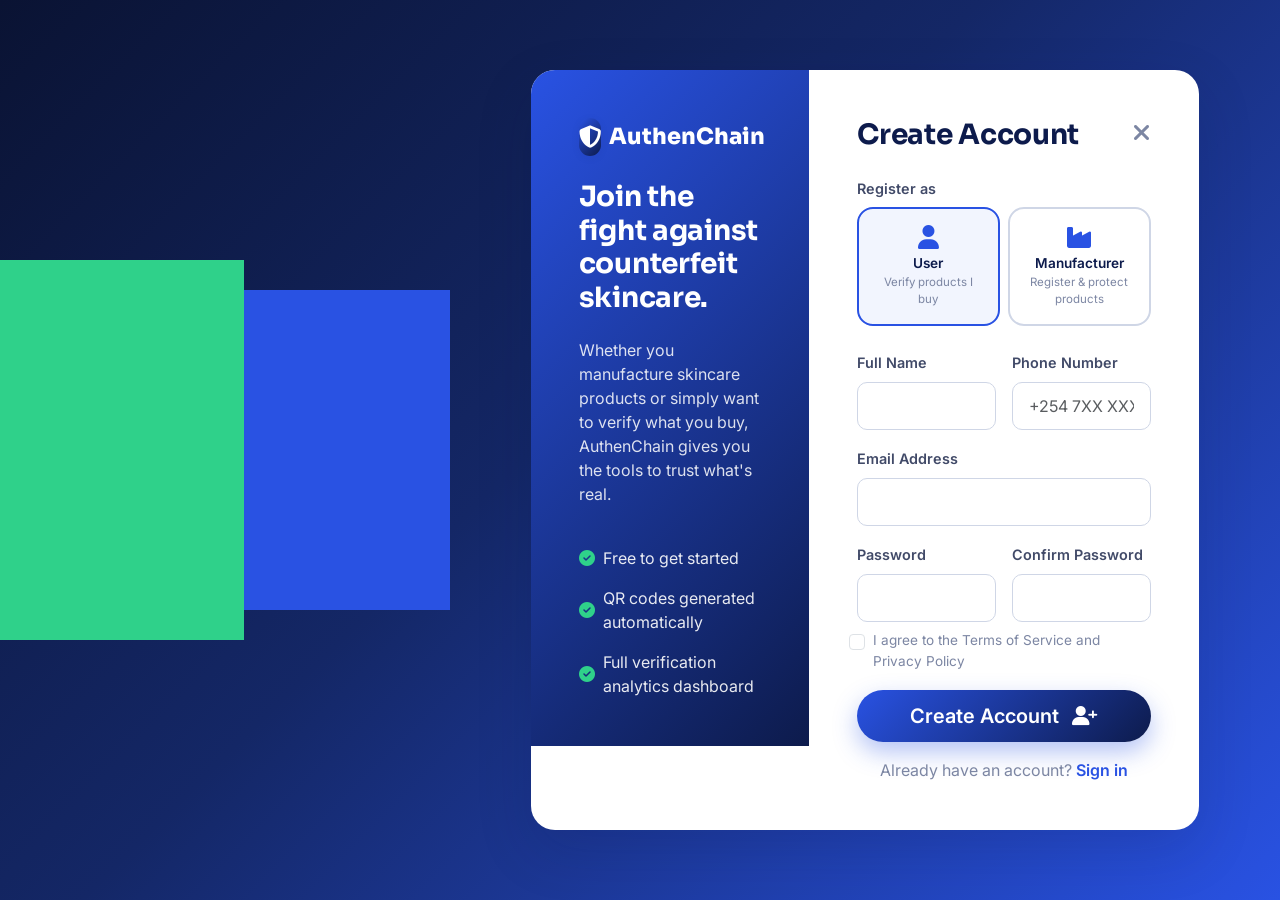
<file: frontend/register.html>
<!DOCTYPE html>
<html lang="en">
<head>
<meta charset="UTF-8">
<meta name="viewport" content="width=device-width, initial-scale=1.0">
<title>Create Account — AuthenChain</title>
<link href="https://fonts.googleapis.com/css2?family=Sora:wght@600;700;800&family=Inter:wght@400;500;600;700&display=swap" rel="stylesheet">
<link href="https://cdnjs.cloudflare.com/ajax/libs/bootstrap/5.3.3/css/bootstrap.min.css" rel="stylesheet">
<link href="https://cdnjs.cloudflare.com/ajax/libs/font-awesome/6.5.2/css/all.min.css" rel="stylesheet">
<link href="css/style.css" rel="stylesheet">
<link href="css/animations.css" rel="stylesheet">
<link href="css/responsive.css" rel="stylesheet">
</head>
<body>

<div class="auth-wrapper">
  <div class="blob blob-1"></div>
  <div class="blob blob-2"></div>
  <div class="container position-relative py-5">
    <div class="row justify-content-center">
      <div class="col-lg-10">
        <div class="auth-card row g-0">
          <div class="col-lg-5 d-none d-lg-flex auth-side">
            <a class="brand-logo text-white mb-4 d-inline-flex" href="index.html"><span class="icon-badge"><i class="fa-solid fa-shield-halved"></i></span>AuthenChain</a>
            <h3 class="text-white">Join the fight against counterfeit skincare.</h3>
            <p class="mt-3" style="opacity:0.85;">Whether you manufacture skincare products or simply want to verify what you buy, AuthenChain gives you the tools to trust what's real.</p>
            <div class="mt-4 d-flex flex-column gap-3">
              <div class="d-flex align-items-center gap-2"><i class="fa-solid fa-circle-check text-green"></i><span style="opacity:0.9;">Free to get started</span></div>
              <div class="d-flex align-items-center gap-2"><i class="fa-solid fa-circle-check text-green"></i><span style="opacity:0.9;">QR codes generated automatically</span></div>
              <div class="d-flex align-items-center gap-2"><i class="fa-solid fa-circle-check text-green"></i><span style="opacity:0.9;">Full verification analytics dashboard</span></div>
            </div>
          </div>
          <div class="col-lg-7">
            <div class="p-4 p-lg-5">
              <div class="d-flex justify-content-between align-items-center mb-4">
                <h3 class="mb-0">Create Account</h3>
                <a href="index.html" class="text-muted-soft"><i class="fa-solid fa-xmark fs-4"></i></a>
              </div>

              <label class="form-label">Register as</label>
              <div class="row g-2 mb-4">
                <div class="col-6">
                  <div class="role-select-card active" data-register-role="consumer">
                    <i class="fa-solid fa-user fs-4 text-royal mb-1"></i>
                    <div style="font-size:0.85rem;font-weight:600;">User</div>
                    <div class="text-muted-soft" style="font-size:0.72rem;">Verify products I buy</div>
                  </div>
                </div>
                <div class="col-6">
                  <div class="role-select-card" data-register-role="manufacturer">
                    <i class="fa-solid fa-industry fs-4 text-royal mb-1"></i>
                    <div style="font-size:0.85rem;font-weight:600;">Manufacturer</div>
                    <div class="text-muted-soft" style="font-size:0.72rem;">Register &amp; protect products</div>
                  </div>
                </div>
              </div>

              <form id="registerForm">
                <div class="row g-3">
                  <div class="col-md-6">
                    <label class="form-label">Full Name</label>
                    <input type="text" class="form-control" id="regName" required>
                  </div>
                  <div class="col-md-6">
                    <label class="form-label">Phone Number</label>
                    <input type="tel" class="form-control" id="regPhone" placeholder="+254 7XX XXX XXX">
                  </div>
                  <div class="col-12" id="companyNameGroup" style="display:none;">
                    <label class="form-label">Company / Brand Name</label>
                    <input type="text" class="form-control" id="regCompany" placeholder="e.g. PureGlow Cosmetics Ltd.">
                  </div>
                  <div class="col-12">
                    <label class="form-label">Email Address</label>
                    <input type="email" class="form-control" id="regEmail" required>
                  </div>
                  <div class="col-md-6">
                    <label class="form-label">Password</label>
                    <input type="password" class="form-control" id="regPassword" minlength="6" required>
                  </div>
                  <div class="col-md-6">
                    <label class="form-label">Confirm Password</label>
                    <input type="password" class="form-control" id="regConfirmPassword" minlength="6" required>
                  </div>
                  <div class="col-12 form-check mt-2">
                    <input type="checkbox" class="form-check-input" id="regTerms" required>
                    <label class="form-check-label text-muted-soft" for="regTerms" style="font-size:0.85rem;">I agree to the Terms of Service and Privacy Policy</label>
                  </div>
                  <div class="col-12">
                    <button type="submit" class="btn btn-primary-gradient btn-lg w-100">Create Account <i class="fa-solid fa-user-plus ms-2"></i></button>
                  </div>
                  <div class="col-12">
                    <p class="text-center text-muted-soft mb-0">Already have an account? <a href="login.html" class="text-royal fw-semibold">Sign in</a></p>
                  </div>
                </div>
              </form>
            </div>
          </div>
        </div>
      </div>
    </div>
  </div>
</div>

<script src="https://cdnjs.cloudflare.com/ajax/libs/bootstrap/5.3.3/js/bootstrap.bundle.min.js"></script>
<script src="js/app.js"></script>
<script src="js/auth.js"></script>
</body>
</html>
</file>
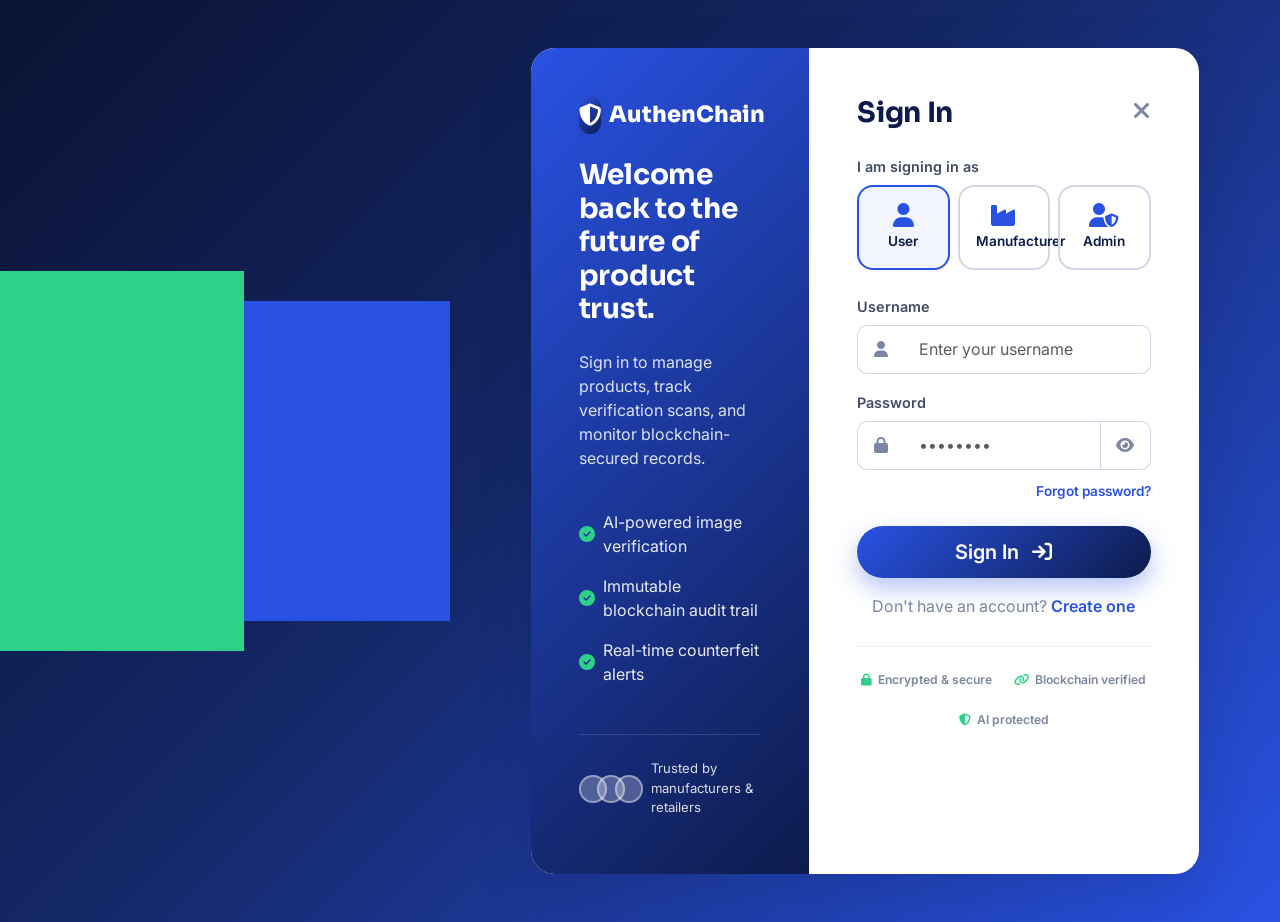
<file: frontend/reports.html>
<!DOCTYPE html>
<html lang="en">
<head>
<meta charset="UTF-8">
<meta name="viewport" content="width=device-width, initial-scale=1.0">
<title>Reports — AuthenChain</title>
<link href="https://fonts.googleapis.com/css2?family=Sora:wght@600;700;800&family=Inter:wght@400;500;600;700&display=swap" rel="stylesheet">
<link href="https://cdnjs.cloudflare.com/ajax/libs/bootstrap/5.3.3/css/bootstrap.min.css" rel="stylesheet">
<link href="https://cdnjs.cloudflare.com/ajax/libs/font-awesome/6.5.2/css/all.min.css" rel="stylesheet">
<link href="css/style.css" rel="stylesheet">
<link href="css/dashboard.css" rel="stylesheet">
<link href="css/animations.css" rel="stylesheet">
<link href="css/responsive.css" rel="stylesheet">
</head>
<body>

<div class="dash-layout">

  <aside class="dash-sidebar" id="dashSidebar">
    <a class="brand-logo" href="index.html"><span class="icon-badge"><i class="fa-solid fa-shield-halved"></i></span>AuthenChain</a>
    <nav class="sidebar-nav">
      <div class="sidebar-section-label">Main</div>
      <a class="sidebar-link" href="manufacturer-dashboard.html"><i class="fa-solid fa-gauge-high"></i>Overview</a>
      <div class="sidebar-section-label">Insights</div>
      <a class="sidebar-link" href="analytics.html"><i class="fa-solid fa-chart-line"></i>Analytics</a>
      <a class="sidebar-link active" href="reports.html"><i class="fa-solid fa-file-lines"></i>Reports</a>
      <div class="sidebar-section-label">Account</div>
      <a class="sidebar-link" href="profile.html"><i class="fa-solid fa-user"></i>Profile</a>
    </nav>
    <div class="sidebar-footer">
      <div class="d-flex align-items-center gap-2 mb-3 px-1">
        <div id="sidebarUserAvatar" style="width:38px;height:38px;border-radius:10px;background:var(--grad-green);display:flex;align-items:center;justify-content:center;font-weight:700;">U</div>
        <div>
          <div id="sidebarUserName" style="font-size:0.88rem;font-weight:700;">User</div>
          <div id="sidebarUserRole" style="font-size:0.75rem;opacity:0.6;">Role</div>
        </div>
      </div>
      <a href="#" class="sidebar-link logout-btn"><i class="fa-solid fa-right-from-bracket"></i>Logout</a>
    </div>
  </aside>
  <div class="sidebar-overlay" id="sidebarOverlay"></div>

  <main class="dash-main">
    <header class="dash-topbar">
      <div class="d-flex align-items-center gap-3">
        <button class="btn sidebar-toggle-btn" id="sidebarToggle"><i class="fa-solid fa-bars"></i></button>
        <div>
          <h5 class="mb-0">Reports</h5>
          <small class="text-muted-soft">Generate, search, filter, and download reports</small>
        </div>
      </div>
      <div class="d-flex align-items-center gap-3">
        <div class="dropdown">
          <div class="notif-bell" id="notifBell" data-bs-toggle="dropdown">
            <i class="fa-solid fa-bell fs-5 text-muted-soft"></i>
            <span class="notif-dot" id="notifDot" style="display:none;"></span>
          </div>
          <div class="dropdown-menu dropdown-menu-end shadow-lg border-0" style="width:320px;border-radius:16px;" id="notifList"></div>
        </div>
      </div>
    </header>

    <div class="dash-content">

      <div class="row g-4 mb-4">
        <div class="col-md-4">
          <div class="stat-card">
            <div class="stat-icon blue"><i class="fa-solid fa-file-csv"></i></div>
            <div class="flex-grow-1">
              <div class="stat-label mb-2">Products Report (CSV)</div>
              <button class="btn btn-sm btn-primary-gradient w-100" id="downloadProductsCsv"><i class="fa-solid fa-download me-1"></i>Download</button>
            </div>
          </div>
        </div>
        <div class="col-md-4">
          <div class="stat-card">
            <div class="stat-icon green"><i class="fa-solid fa-file-csv"></i></div>
            <div class="flex-grow-1">
              <div class="stat-label mb-2">Verifications Report (CSV)</div>
              <button class="btn btn-sm btn-primary-gradient w-100" id="downloadVerificationsCsv"><i class="fa-solid fa-download me-1"></i>Download</button>
            </div>
          </div>
        </div>
        <div class="col-md-4">
          <div class="stat-card">
            <div class="stat-icon red"><i class="fa-solid fa-file-pdf"></i></div>
            <div class="flex-grow-1">
              <div class="stat-label mb-2">Summary Report (PDF)</div>
              <button class="btn btn-sm btn-primary-gradient w-100" id="downloadSummaryPdf"><i class="fa-solid fa-download me-1"></i>Download</button>
            </div>
          </div>
        </div>
      </div>

      <div class="panel mb-4">
        <div class="d-flex justify-content-between align-items-center flex-wrap gap-3 mb-4">
          <div class="panel-title mb-0">Product Records</div>
          <div class="d-flex gap-2 align-items-center">
            <div class="topbar-search" style="min-width:220px;">
              <i class="fa-solid fa-magnifying-glass"></i>
              <input type="text" id="reportSearch" placeholder="Search products...">
            </div>
            <button class="btn btn-sm btn-outline-royal" id="printReportBtn"><i class="fa-solid fa-print me-1"></i>Print</button>
          </div>
        </div>
        <div class="table-responsive">
          <table class="table-modern w-100">
            <thead><tr><th>Product</th><th>Brand</th><th>Batch</th><th>Status</th><th>Scans</th><th>Registered</th><th>Report</th></tr></thead>
            <tbody id="productsReportBody"><tr><td colspan="7" class="text-center py-4"><div class="spinner-border text-royal"></div></td></tr></tbody>
          </table>
        </div>
      </div>

      <div class="panel">
        <div class="panel-title mb-3">Report Generation History</div>
        <div class="table-responsive">
          <table class="table-modern w-100">
            <thead><tr><th>Report</th><th>Format</th><th>Generated</th></tr></thead>
            <tbody id="reportsHistoryBody"><tr><td colspan="3" class="text-center py-4 text-muted-soft">No reports generated yet</td></tr></tbody>
          </table>
        </div>
      </div>

    </div>
  </main>
</div>

<script src="https://cdnjs.cloudflare.com/ajax/libs/bootstrap/5.3.3/js/bootstrap.bundle.min.js"></script>
<script src="js/app.js"></script>
<script src="js/dashboard.js"></script>
<script src="js/reports.js"></script>
<script>
  document.addEventListener('DOMContentLoaded', () => { Auth.requireRole(['manufacturer', 'admin']); });
</script>
</body>
</html>
</file>
<file: frontend/css/style.css>
/* ==========================================================
   AuthenChain — Core Design System
   Royal Blue / Dark Blue / Soft Green / Glassmorphism
   ========================================================== */

:root {
  --royal-blue: #2952e3;
  --dark-blue: #0d1b4c;
  --deep-navy: #0a1333;
  --soft-green: #2fd18a;
  --white: #ffffff;
  --light-gray: #f4f6fb;
  --gray-100: #eef1f8;
  --gray-300: #cfd6e6;
  --gray-500: #7c86a3;
  --gray-700: #414a68;
  --danger: #ef4460;
  --warning: #f5a623;

  --grad-primary: linear-gradient(135deg, var(--royal-blue) 0%, var(--dark-blue) 100%);
  --grad-hero: linear-gradient(135deg, #0a1333 0%, #142766 45%, #2952e3 100%);
  --grad-green: linear-gradient(135deg, #2fd18a 0%, #1aa76f 100%);

  --shadow-sm: 0 2px 10px rgba(13, 27, 76, 0.06);
  --shadow-md: 0 10px 30px rgba(13, 27, 76, 0.10);
  --shadow-lg: 0 20px 55px rgba(13, 27, 76, 0.16);
  --shadow-glow: 0 0 0 1px rgba(41, 82, 227, 0.08), 0 20px 45px rgba(41, 82, 227, 0.18);

  --radius-sm: 10px;
  --radius-md: 16px;
  --radius-lg: 24px;
  --radius-pill: 999px;

  --font-display: 'Sora', 'Segoe UI', sans-serif;
  --font-body: 'Inter', 'Segoe UI', sans-serif;
}

* { box-sizing: border-box; }

html { scroll-behavior: smooth; }

body {
  font-family: var(--font-body);
  color: var(--dark-blue);
  background: var(--light-gray);
  -webkit-font-smoothing: antialiased;
}

h1, h2, h3, h4, h5, .display-font {
  font-family: var(--font-display);
  font-weight: 700;
  color: var(--dark-blue);
  letter-spacing: -0.01em;
}

a { text-decoration: none; color: inherit; }

.text-royal { color: var(--royal-blue) !important; }
.text-green { color: var(--soft-green) !important; }
.text-muted-soft { color: var(--gray-500) !important; }
.bg-light-gray { background: var(--light-gray) !important; }
.bg-dark-blue { background: var(--dark-blue) !important; }

/* ---------- Glass surfaces ---------- */
.glass-card {
  background: rgba(255, 255, 255, 0.72);
  backdrop-filter: blur(16px);
  -webkit-backdrop-filter: blur(16px);
  border: 1px solid rgba(255, 255, 255, 0.6);
  border-radius: var(--radius-lg);
  box-shadow: var(--shadow-md);
}

.glass-dark {
  background: rgba(13, 27, 76, 0.55);
  backdrop-filter: blur(18px);
  -webkit-backdrop-filter: blur(18px);
  border: 1px solid rgba(255, 255, 255, 0.12);
  border-radius: var(--radius-lg);
  color: var(--white);
}

/* ---------- Buttons ---------- */
.btn {
  border-radius: var(--radius-pill);
  font-weight: 600;
  padding: 0.7rem 1.6rem;
  transition: all 0.25s ease;
  border: none;
}

.btn-primary-gradient {
  background: var(--grad-primary);
  color: var(--white);
  box-shadow: 0 10px 25px rgba(41, 82, 227, 0.35);
}
.btn-primary-gradient:hover {
  transform: translateY(-2px);
  box-shadow: 0 16px 32px rgba(41, 82, 227, 0.45);
  color: var(--white);
}

.btn-green-gradient {
  background: var(--grad-green);
  color: var(--white);
  box-shadow: 0 10px 25px rgba(47, 209, 138, 0.35);
}
.btn-green-gradient:hover {
  transform: translateY(-2px);
  color: var(--white);
  box-shadow: 0 16px 32px rgba(47, 209, 138, 0.45);
}

.btn-outline-royal {
  background: transparent;
  color: var(--royal-blue);
  border: 1.5px solid var(--royal-blue);
}
.btn-outline-royal:hover {
  background: var(--royal-blue);
  color: var(--white);
  transform: translateY(-2px);
}

.btn-ghost-white {
  background: rgba(255, 255, 255, 0.12);
  color: var(--white);
  border: 1px solid rgba(255, 255, 255, 0.35);
}
.btn-ghost-white:hover { background: rgba(255, 255, 255, 0.22); color: var(--white); }

/* ---------- Navbar ---------- */
.navbar-glass {
  background: rgba(255, 255, 255, 0.82);
  backdrop-filter: blur(14px);
  -webkit-backdrop-filter: blur(14px);
  box-shadow: var(--shadow-sm);
  padding: 0.9rem 0;
  position: sticky;
  top: 0;
  z-index: 1000;
}

.brand-logo {
  font-family: var(--font-display);
  font-weight: 800;
  font-size: 1.4rem;
  color: var(--dark-blue);
  display: flex;
  align-items: center;
  gap: 0.5rem;
}
.brand-logo .icon-badge {
  width: 38px; height: 38px;
  background: var(--grad-primary);
  border-radius: 12px;
  display: flex; align-items: center; justify-content: center;
  color: white;
  box-shadow: var(--shadow-sm);
}

.nav-link-custom {
  font-weight: 600;
  color: var(--gray-700) !important;
  margin: 0 0.6rem;
  position: relative;
  padding: 0.4rem 0 !important;
}
.nav-link-custom::after {
  content: "";
  position: absolute;
  left: 0; bottom: -2px;
  width: 0; height: 2px;
  background: var(--grad-primary);
  transition: width 0.25s ease;
}
.nav-link-custom:hover::after,
.nav-link-custom.active::after { width: 100%; }
.nav-link-custom.active { color: var(--royal-blue) !important; }

/* ---------- Hero ---------- */
.hero-section {
  background: var(--grad-hero);
  color: var(--white);
  position: relative;
  overflow: hidden;
  padding: 7rem 0 6rem;
}
.hero-section .blob {
  position: absolute;
  border-radius: 50%;
  filter: blur(70px);
  opacity: 0.35;
  animation: floatBlob 12s ease-in-out infinite;
}
.blob-1 { width: 380px; height: 380px; background: var(--soft-green); top: -100px; right: -80px; }
.blob-2 { width: 320px; height: 320px; background: var(--royal-blue); bottom: -120px; left: -60px; animation-delay: 3s; }

.hero-badge {
  display: inline-flex; align-items: center; gap: 0.5rem;
  background: rgba(255,255,255,0.1);
  border: 1px solid rgba(255,255,255,0.25);
  padding: 0.4rem 1rem;
  border-radius: var(--radius-pill);
  font-size: 0.85rem;
  font-weight: 600;
}
.hero-badge .dot { width: 8px; height: 8px; border-radius: 50%; background: var(--soft-green); box-shadow: 0 0 10px var(--soft-green); }

.hero-title { font-size: clamp(2.2rem, 5vw, 3.6rem); line-height: 1.1; color: var(--white); }
.hero-sub { color: rgba(255,255,255,0.78); font-size: 1.15rem; max-width: 560px; }

.stat-pill {
  text-align: center;
  padding: 1.4rem 1rem;
}
.stat-pill .num { font-family: var(--font-display); font-size: 2.2rem; font-weight: 800; color: var(--white); }
.stat-pill .label { color: rgba(255,255,255,0.7); font-size: 0.9rem; font-weight: 600; }

/* ---------- Feature cards ---------- */
.feature-card {
  background: var(--white);
  border-radius: var(--radius-lg);
  padding: 2rem;
  height: 100%;
  box-shadow: var(--shadow-sm);
  border: 1px solid var(--gray-100);
  transition: all 0.3s ease;
}
.feature-card:hover {
  transform: translateY(-8px);
  box-shadow: var(--shadow-lg);
  border-color: transparent;
}
.feature-icon {
  width: 56px; height: 56px;
  border-radius: 16px;
  display: flex; align-items: center; justify-content: center;
  background: var(--grad-primary);
  color: white;
  font-size: 1.4rem;
  margin-bottom: 1.2rem;
}
.feature-icon.green { background: var(--grad-green); }

/* ---------- Section titles ---------- */
.section-eyebrow {
  display: inline-block;
  color: var(--royal-blue);
  font-weight: 700;
  font-size: 0.8rem;
  letter-spacing: 0.12em;
  text-transform: uppercase;
  margin-bottom: 0.6rem;
}
.section-title { font-size: clamp(1.8rem, 3vw, 2.6rem); margin-bottom: 0.6rem; }
.section-sub { color: var(--gray-500); font-size: 1.05rem; max-width: 620px; }

/* ---------- How it works ---------- */
.step-card { text-align: center; padding: 1.5rem; }
.step-num {
  width: 64px; height: 64px;
  border-radius: 50%;
  background: var(--grad-primary);
  color: white;
  display: flex; align-items: center; justify-content: center;
  font-family: var(--font-display);
  font-weight: 800;
  font-size: 1.4rem;
  margin: 0 auto 1.2rem;
  box-shadow: var(--shadow-glow);
}

/* ---------- Testimonials ---------- */
.testimonial-card {
  background: var(--white);
  border-radius: var(--radius-lg);
  padding: 1.8rem;
  box-shadow: var(--shadow-sm);
  height: 100%;
}
.testimonial-avatar {
  width: 48px; height: 48px; border-radius: 50%;
  background: var(--grad-primary);
  color: white; display: flex; align-items: center; justify-content: center;
  font-weight: 700;
}

/* ---------- FAQ ---------- */
.accordion-button { font-weight: 600; color: var(--dark-blue); }
.accordion-button:not(.collapsed) { color: var(--royal-blue); background: var(--gray-100); box-shadow: none; }
.accordion-button:focus { box-shadow: none; }

/* ---------- Footer ---------- */
.site-footer { background: var(--deep-navy); color: rgba(255,255,255,0.7); padding: 4rem 0 1.5rem; }
.site-footer a { color: rgba(255,255,255,0.65); }
.site-footer a:hover { color: var(--soft-green); }
.footer-heading { color: white; font-weight: 700; margin-bottom: 1rem; }

/* ---------- Forms (auth pages) ---------- */
.auth-wrapper {
  min-height: 100vh;
  background: var(--grad-hero);
  display: flex;
  align-items: center;
  position: relative;
  overflow: hidden;
}
.auth-card {
  background: var(--white);
  border-radius: var(--radius-lg);
  box-shadow: var(--shadow-lg);
  overflow: hidden;
}
.auth-side {
  background: var(--grad-primary);
  color: white;
  padding: 3rem;
  display: flex;
  flex-direction: column;
  justify-content: center;
  height: 100%;
  position: relative;
}
.form-control, .form-select {
  border-radius: var(--radius-sm);
  border: 1.5px solid var(--gray-300);
  padding: 0.7rem 1rem;
}
.form-control:focus, .form-select:focus {
  border-color: var(--royal-blue);
  box-shadow: 0 0 0 4px rgba(41, 82, 227, 0.12);
}
.form-label { font-weight: 600; color: var(--gray-700); font-size: 0.9rem; }

.role-select-card {
  border: 2px solid var(--gray-300);
  border-radius: var(--radius-md);
  padding: 1rem;
  cursor: pointer;
  text-align: center;
  transition: all 0.2s ease;
}
.role-select-card.active {
  border-color: var(--royal-blue);
  background: rgba(41, 82, 227, 0.06);
}

/* ---------- Badges ---------- */
.badge-status { padding: 0.4rem 0.9rem; border-radius: var(--radius-pill); font-weight: 600; font-size: 0.78rem; }
.badge-genuine { background: rgba(47, 209, 138, 0.12); color: #1aa76f; }
.badge-suspicious { background: rgba(245, 166, 35, 0.14); color: #b5750f; }
.badge-counterfeit { background: rgba(239, 68, 96, 0.12); color: var(--danger); }
.badge-low { background: rgba(47, 209, 138, 0.12); color: #1aa76f; }
.badge-medium { background: rgba(245, 166, 35, 0.14); color: #b5750f; }
.badge-high { background: rgba(239, 68, 96, 0.12); color: var(--danger); }

/* ---------- Utility ---------- */
.rounded-xl { border-radius: var(--radius-lg) !important; }
.shadow-soft { box-shadow: var(--shadow-md) !important; }
.cursor-pointer { cursor: pointer; }
.divider-glow { height: 1px; background: linear-gradient(90deg, transparent, var(--gray-300), transparent); }

/* ============ PRODUCT CATALOG COMPONENTS ============ */
.pcard {
  background: var(--white);
  border-radius: var(--radius-md);
  overflow: hidden;
  box-shadow: var(--shadow-sm);
  border: 1px solid var(--gray-100);
  transition: transform 0.25s ease, box-shadow 0.25s ease;
  display: flex;
  flex-direction: column;
}
.pcard:hover {
  transform: translateY(-6px);
  box-shadow: var(--shadow-lg);
}
.pcard-img {
  width: 100%;
  aspect-ratio: 1 / 1;
  object-fit: cover;
  background: var(--gray-100);
  display: block;
}
.pcard-title {
  display: block;
  font-family: var(--font-display);
  font-weight: 700;
  font-size: 0.95rem;
  color: var(--dark-blue);
  text-decoration: none;
  margin-top: 4px;
  line-height: 1.3;
  min-height: 2.4em;
}
.pcard-title:hover { color: var(--royal-blue); }
.pcard-fav-btn {
  position: absolute;
  top: 12px;
  right: 12px;
  width: 34px;
  height: 34px;
  border-radius: 50%;
  border: none;
  background: rgba(255,255,255,0.92);
  display: flex;
  align-items: center;
  justify-content: center;
  box-shadow: var(--shadow-sm);
  cursor: pointer;
  transition: transform 0.2s ease;
}
.pcard-fav-btn:hover { transform: scale(1.12); }

.brand-pill {
  display: inline-flex;
  align-items: center;
  padding: 10px 22px;
  border-radius: var(--radius-pill);
  background: var(--gray-100);
  color: var(--dark-blue);
  font-weight: 700;
  font-size: 0.85rem;
  text-decoration: none;
  white-space: nowrap;
  transition: all 0.2s ease;
  border: 1px solid transparent;
}
.brand-pill:hover {
  background: var(--white);
  border-color: var(--royal-blue);
  color: var(--royal-blue);
  transform: translateY(-2px);
}
.brand-strip-track {
  display: flex;
  gap: 14px;
  overflow-x: auto;
  padding: 6px 2px 14px;
  scrollbar-width: thin;
}

.category-tile {
  display: flex;
  flex-direction: column;
  align-items: center;
  justify-content: center;
  gap: 10px;
  padding: 28px 12px;
  border-radius: var(--radius-md);
  background: var(--white);
  box-shadow: var(--shadow-sm);
  text-decoration: none;
  color: var(--dark-blue);
  font-weight: 700;
  font-size: 0.85rem;
  transition: all 0.25s ease;
  height: 100%;
  border: 1px solid var(--gray-100);
}
.category-tile i { font-size: 1.6rem; color: var(--royal-blue); }
.category-tile:hover {
  transform: translateY(-4px);
  box-shadow: var(--shadow-md);
  border-color: var(--royal-blue);
}

.latest-verified-card {
  display: flex;
  align-items: center;
  gap: 14px;
  background: var(--white);
  border-radius: var(--radius-md);
  padding: 14px;
  box-shadow: var(--shadow-sm);
  border: 1px solid var(--gray-100);
}
.latest-verified-card img {
  width: 60px;
  height: 60px;
  border-radius: 12px;
  object-fit: cover;
  background: var(--gray-100);
  flex-shrink: 0;
}

/* ============ PRODUCTS SEARCH PAGE ============ */
.filter-panel {
  background: var(--white);
  border-radius: var(--radius-md);
  padding: 22px;
  box-shadow: var(--shadow-sm);
  border: 1px solid var(--gray-100);
}
.filter-panel h6 {
  font-family: var(--font-display);
  font-weight: 700;
  margin-bottom: 12px;
  font-size: 0.85rem;
  text-transform: uppercase;
  letter-spacing: 0.05em;
  color: var(--gray-500);
}
.filter-chip {
  display: inline-flex;
  align-items: center;
  gap: 6px;
  padding: 6px 14px;
  border-radius: var(--radius-pill);
  background: var(--gray-100);
  color: var(--gray-700);
  font-size: 0.82rem;
  font-weight: 600;
  cursor: pointer;
  border: 1px solid transparent;
  margin: 0 6px 6px 0;
  transition: all 0.2s ease;
}
.filter-chip.active, .filter-chip:hover {
  background: var(--royal-blue);
  color: white;
}

.panel-lite {
  background: var(--white);
  border-radius: var(--radius-md);
  padding: 22px;
  border: 1px solid var(--gray-100);
}
.panel-lite h6 {
  font-family: var(--font-display);
  font-weight: 700;
  margin-bottom: 10px;
}

/* ============ AUTH FORM POLISH (input groups, password toggle) ============ */
.input-group-icon {
  background: var(--white);
  border: 1.5px solid var(--gray-300);
  border-right: none;
  border-radius: var(--radius-sm) 0 0 var(--radius-sm);
  color: var(--gray-500);
  padding: 0.7rem 1rem;
  transition: all 0.2s ease;
}
.input-group:focus-within .input-group-icon {
  border-color: var(--royal-blue);
  color: var(--royal-blue);
}
.input-group .form-control {
  border-left: none;
  border-radius: 0 var(--radius-sm) var(--radius-sm) 0;
}
.input-group .form-control:focus {
  box-shadow: none;
}
.input-group:focus-within {
  box-shadow: 0 0 0 4px rgba(41, 82, 227, 0.12);
  border-radius: var(--radius-sm);
}
.password-toggle-btn {
  background: var(--white);
  border: 1.5px solid var(--gray-300);
  border-left: none;
  border-radius: 0 var(--radius-sm) var(--radius-sm) 0;
  color: var(--gray-500);
  padding: 0 1rem;
  cursor: pointer;
  transition: color 0.2s ease;
}
.password-toggle-btn:hover { color: var(--royal-blue); }

.auth-trust-row {
  display: flex;
  align-items: center;
  justify-content: center;
  gap: 22px;
  flex-wrap: wrap;
  margin-top: 1.75rem;
  padding-top: 1.5rem;
  border-top: 1px solid var(--gray-100);
}
.auth-trust-row span {
  font-size: 0.76rem;
  font-weight: 600;
  color: var(--gray-500);
  display: flex;
  align-items: center;
  gap: 6px;
}
.auth-trust-row i { color: var(--soft-green); }

.demo-account-chip {
  display: flex;
  align-items: center;
  justify-content: space-between;
  gap: 10px;
  padding: 9px 12px;
  border-radius: 10px;
  background: var(--white);
  border: 1px solid var(--gray-100);
  cursor: pointer;
  transition: all 0.18s ease;
  font-size: 0.8rem;
}
.demo-account-chip:hover {
  border-color: var(--royal-blue);
  transform: translateX(2px);
  box-shadow: var(--shadow-sm);
}
.demo-account-chip .dac-label { font-weight: 700; color: var(--dark-blue); }
.demo-account-chip .dac-creds { color: var(--gray-500); font-family: monospace; }

/* ============ CHART / GAUGE FALLBACKS (shown if Chart.js fails to load) ============ */
.chart-fallback-msg {
  display: flex;
  flex-direction: column;
  align-items: center;
  justify-content: center;
  text-align: center;
  gap: 10px;
  padding: 2.5rem 1.5rem;
  color: var(--gray-500);
  font-size: 0.85rem;
  min-height: 180px;
}
.chart-fallback-msg i { font-size: 1.8rem; color: var(--gray-300); }

.gauge-fallback canvas { display: none; }
.gauge-fallback::after {
  content: "\f071";
  font-family: "Font Awesome 6 Free";
  font-weight: 900;
  font-size: 1.6rem;
  color: var(--gray-300);
  display: block;
  text-align: center;
  padding-top: 20px;
}
</file>
<file: frontend/css/animations.css>
/* ==========================================================
   Animations
   ========================================================== */

@keyframes floatBlob {
  0%, 100% { transform: translate(0, 0) scale(1); }
  50% { transform: translate(-20px, 25px) scale(1.08); }
}

@keyframes fadeInUp {
  from { opacity: 0; transform: translateY(24px); }
  to { opacity: 1; transform: translateY(0); }
}
.animate-fade-up { animation: fadeInUp 0.7s ease both; }
.delay-1 { animation-delay: 0.1s; }
.delay-2 { animation-delay: 0.2s; }
.delay-3 { animation-delay: 0.3s; }
.delay-4 { animation-delay: 0.4s; }

@keyframes pulseGlow {
  0%, 100% { box-shadow: 0 0 0 0 rgba(47, 209, 138, 0.45); }
  50% { box-shadow: 0 0 0 12px rgba(47, 209, 138, 0); }
}
.pulse-dot { animation: pulseGlow 1.8s infinite; border-radius: 50%; }

@keyframes spin { to { transform: rotate(360deg); } }
.spin { animation: spin 1s linear infinite; }

@keyframes scanLine {
  0% { top: 0; }
  100% { top: 100%; }
}
.scanner-line {
  position: absolute; left: 0; width: 100%; height: 3px;
  background: linear-gradient(90deg, transparent, var(--soft-green), transparent);
  animation: scanLine 2.2s linear infinite;
  box-shadow: 0 0 12px var(--soft-green);
}

.reveal-on-scroll { opacity: 0; transform: translateY(30px); transition: all 0.7s ease; }
.reveal-on-scroll.visible { opacity: 1; transform: translateY(0); }

@keyframes countUp {
  from { opacity: 0; }
  to { opacity: 1; }
}

.skeleton {
  background: linear-gradient(90deg, #eef1f8 25%, #e4e9f5 37%, #eef1f8 63%);
  background-size: 400% 100%;
  animation: skeletonShine 1.4s ease infinite;
  border-radius: 8px;
}
@keyframes skeletonShine {
  0% { background-position: 100% 50%; }
  100% { background-position: 0 50%; }
}

.hover-lift { transition: transform 0.25s ease, box-shadow 0.25s ease; }
.hover-lift:hover { transform: translateY(-6px); }

.toast-slide-in { animation: toastIn 0.35s ease both; }
@keyframes toastIn {
  from { opacity: 0; transform: translateX(40px); }
  to { opacity: 1; transform: translateX(0); }
}
</file>
<file: frontend/css/responsive.css>
/* ==========================================================
   Responsive Overrides
   ========================================================== */

@media (max-width: 1199px) {
  .hero-title { font-size: 2.6rem; }
}

@media (max-width: 991px) {
  .hero-section { padding: 5.5rem 0 4rem; text-align: center; }
  .hero-sub { margin: 0 auto; }
  .stat-pill { padding: 1rem 0.5rem; }
  .auth-side { display: none; }
  .dash-content { padding: 1.2rem; }
  .topbar-search { min-width: 160px; }
}

@media (max-width: 767px) {
  .section-title { font-size: 1.6rem; }
  .feature-card { padding: 1.4rem; }
  .stat-value { font-size: 1.3rem; }
  .dash-topbar { padding: 0.8rem 1rem; }
  .topbar-search { display: none; }
  .verify-badge-xl { width: 100px; height: 100px; font-size: 2.4rem; }
  .warning-banner { flex-direction: column; text-align: center; }
}

@media (max-width: 575px) {
  .hero-title { font-size: 2rem; }
  .btn { padding: 0.6rem 1.2rem; font-size: 0.9rem; }
  .auth-card { border-radius: var(--radius-md); }
}
</file>
<file: frontend/css/dashboard.css>
/* ==========================================================
   Dashboard Layout — Sidebar / Topbar / Widgets
   ========================================================== */

.dash-layout { display: flex; min-height: 100vh; background: var(--light-gray); }

.dash-sidebar {
  width: 268px;
  background: var(--dark-blue);
  color: white;
  position: sticky;
  top: 0;
  height: 100vh;
  padding: 1.6rem 1.1rem;
  display: flex;
  flex-direction: column;
  transition: transform 0.3s ease;
  z-index: 1050;
}

.dash-sidebar .brand-logo { color: white; margin-bottom: 2.2rem; padding-left: 0.4rem; }
.dash-sidebar .brand-logo .icon-badge { background: var(--grad-green); }

.sidebar-nav { flex: 1; overflow-y: auto; }
.sidebar-link {
  display: flex; align-items: center; gap: 0.85rem;
  padding: 0.75rem 1rem;
  border-radius: var(--radius-sm);
  color: rgba(255,255,255,0.65);
  font-weight: 600;
  font-size: 0.92rem;
  margin-bottom: 0.3rem;
  transition: all 0.2s ease;
}
.sidebar-link i { width: 20px; text-align: center; font-size: 1.05rem; }
.sidebar-link:hover { background: rgba(255,255,255,0.06); color: white; }
.sidebar-link.active {
  background: var(--grad-primary);
  color: white;
  box-shadow: 0 8px 20px rgba(41,82,227,0.35);
}
.sidebar-section-label {
  text-transform: uppercase;
  font-size: 0.7rem;
  letter-spacing: 0.1em;
  color: rgba(255,255,255,0.35);
  font-weight: 700;
  margin: 1.2rem 0.9rem 0.5rem;
}
.sidebar-footer {
  border-top: 1px solid rgba(255,255,255,0.1);
  padding-top: 1rem;
  margin-top: 1rem;
}

.dash-main { flex: 1; min-width: 0; }

.dash-topbar {
  background: rgba(255,255,255,0.85);
  backdrop-filter: blur(10px);
  padding: 1rem 1.8rem;
  display: flex;
  align-items: center;
  justify-content: space-between;
  position: sticky;
  top: 0;
  z-index: 1000;
  box-shadow: var(--shadow-sm);
}
.topbar-search {
  background: var(--gray-100);
  border-radius: var(--radius-pill);
  padding: 0.5rem 1rem;
  display: flex; align-items: center; gap: 0.6rem;
  min-width: 280px;
  color: var(--gray-500);
}
.topbar-search input { border: none; background: transparent; outline: none; width: 100%; font-size: 0.9rem; }

.notif-bell { position: relative; cursor: pointer; }
.notif-dot {
  position: absolute; top: -3px; right: -3px;
  width: 10px; height: 10px; border-radius: 50%;
  background: var(--danger);
  border: 2px solid white;
}

.dash-content { padding: 1.8rem; }

/* ---------- Stat Cards ---------- */
.stat-card {
  background: white;
  border-radius: var(--radius-lg);
  padding: 1.5rem;
  box-shadow: var(--shadow-sm);
  border: 1px solid var(--gray-100);
  display: flex;
  align-items: center;
  gap: 1rem;
  height: 100%;
  transition: all 0.25s ease;
}
.stat-card:hover { box-shadow: var(--shadow-md); transform: translateY(-4px); }
.stat-icon {
  width: 52px; height: 52px;
  border-radius: 14px;
  display: flex; align-items: center; justify-content: center;
  font-size: 1.3rem;
  color: white;
  flex-shrink: 0;
}
.stat-icon.blue { background: var(--grad-primary); }
.stat-icon.green { background: var(--grad-green); }
.stat-icon.orange { background: linear-gradient(135deg, #f5a623, #e07c1f); }
.stat-icon.red { background: linear-gradient(135deg, #ef4460, #c22a49); }
.stat-value { font-family: var(--font-display); font-size: 1.6rem; font-weight: 800; color: var(--dark-blue); line-height: 1; }
.stat-label { color: var(--gray-500); font-size: 0.85rem; font-weight: 600; margin-top: 0.3rem; }
.stat-trend { font-size: 0.78rem; font-weight: 700; }
.stat-trend.up { color: #1aa76f; }
.stat-trend.down { color: var(--danger); }

/* ---------- Panels ---------- */
.panel {
  background: white;
  border-radius: var(--radius-lg);
  padding: 1.6rem;
  box-shadow: var(--shadow-sm);
  border: 1px solid var(--gray-100);
}
.panel-title { font-weight: 700; font-size: 1.05rem; margin-bottom: 0.2rem; }
.panel-sub { color: var(--gray-500); font-size: 0.85rem; }

/* ---------- Tables ---------- */
.table-modern { width: 100%; border-collapse: separate; border-spacing: 0; }
.table-modern thead th {
  background: var(--gray-100);
  color: var(--gray-700);
  font-size: 0.78rem;
  text-transform: uppercase;
  letter-spacing: 0.05em;
  font-weight: 700;
  padding: 0.85rem 1rem;
  border: none;
}
.table-modern thead th:first-child { border-radius: 10px 0 0 10px; }
.table-modern thead th:last-child { border-radius: 0 10px 10px 0; }
.table-modern tbody td {
  padding: 0.9rem 1rem;
  border-bottom: 1px solid var(--gray-100);
  font-size: 0.9rem;
  vertical-align: middle;
}
.table-modern tbody tr:hover { background: var(--gray-100); }
.table-avatar {
  width: 38px; height: 38px; border-radius: 10px;
  object-fit: cover; background: var(--gray-100);
}

/* ---------- Product Card ---------- */
.product-card {
  background: white;
  border-radius: var(--radius-lg);
  overflow: hidden;
  box-shadow: var(--shadow-sm);
  border: 1px solid var(--gray-100);
  transition: all 0.25s ease;
  height: 100%;
}
.product-card:hover { box-shadow: var(--shadow-lg); transform: translateY(-6px); }
.product-card-img {
  height: 180px;
  background: var(--gray-100);
  display: flex; align-items: center; justify-content: center;
  color: var(--gray-500);
  font-size: 2.4rem;
  overflow: hidden;
}
.product-card-img img { width: 100%; height: 100%; object-fit: cover; }
.product-card-body { padding: 1.2rem; }

/* ---------- Empty State ---------- */
.empty-state { text-align: center; padding: 3.5rem 1.5rem; color: var(--gray-500); }
.empty-state i { font-size: 2.8rem; color: var(--gray-300); margin-bottom: 1rem; }

/* ---------- Verification result badge (large) ---------- */
.verify-badge-xl {
  width: 130px; height: 130px;
  border-radius: 50%;
  display: flex; align-items: center; justify-content: center;
  font-size: 3.2rem;
  color: white;
  margin: 0 auto;
  box-shadow: var(--shadow-lg);
}
.verify-badge-xl.genuine { background: var(--grad-green); }
.verify-badge-xl.suspicious { background: linear-gradient(135deg, #f5a623, #e07c1f); }
.verify-badge-xl.counterfeit { background: linear-gradient(135deg, #ef4460, #c22a49); }

.warning-banner {
  background: linear-gradient(135deg, #ef4460, #c22a49);
  color: white;
  border-radius: var(--radius-lg);
  padding: 1.6rem 2rem;
  display: flex;
  align-items: center;
  gap: 1.2rem;
  box-shadow: 0 15px 40px rgba(239, 68, 96, 0.3);
}
.warning-banner i { font-size: 2.4rem; }

/* ---------- Gauge ---------- */
.gauge-wrap { position: relative; width: 180px; height: 180px; margin: 0 auto; }
.gauge-value {
  position: absolute; inset: 0;
  display: flex; flex-direction: column; align-items: center; justify-content: center;
}
.gauge-value .num { font-family: var(--font-display); font-size: 2rem; font-weight: 800; color: var(--dark-blue); }
.gauge-value .lbl { font-size: 0.75rem; color: var(--gray-500); font-weight: 600; }

/* ---------- Sidebar mobile ---------- */
.sidebar-toggle-btn { display: none; }
@media (max-width: 991px) {
  .dash-sidebar { position: fixed; left: 0; transform: translateX(-100%); }
  .dash-sidebar.open { transform: translateX(0); }
  .sidebar-toggle-btn { display: inline-flex; }
  .sidebar-overlay {
    display: none;
    position: fixed; inset: 0; background: rgba(10,19,51,0.5);
    z-index: 1040;
  }
  .sidebar-overlay.show { display: block; }
}
</file>
